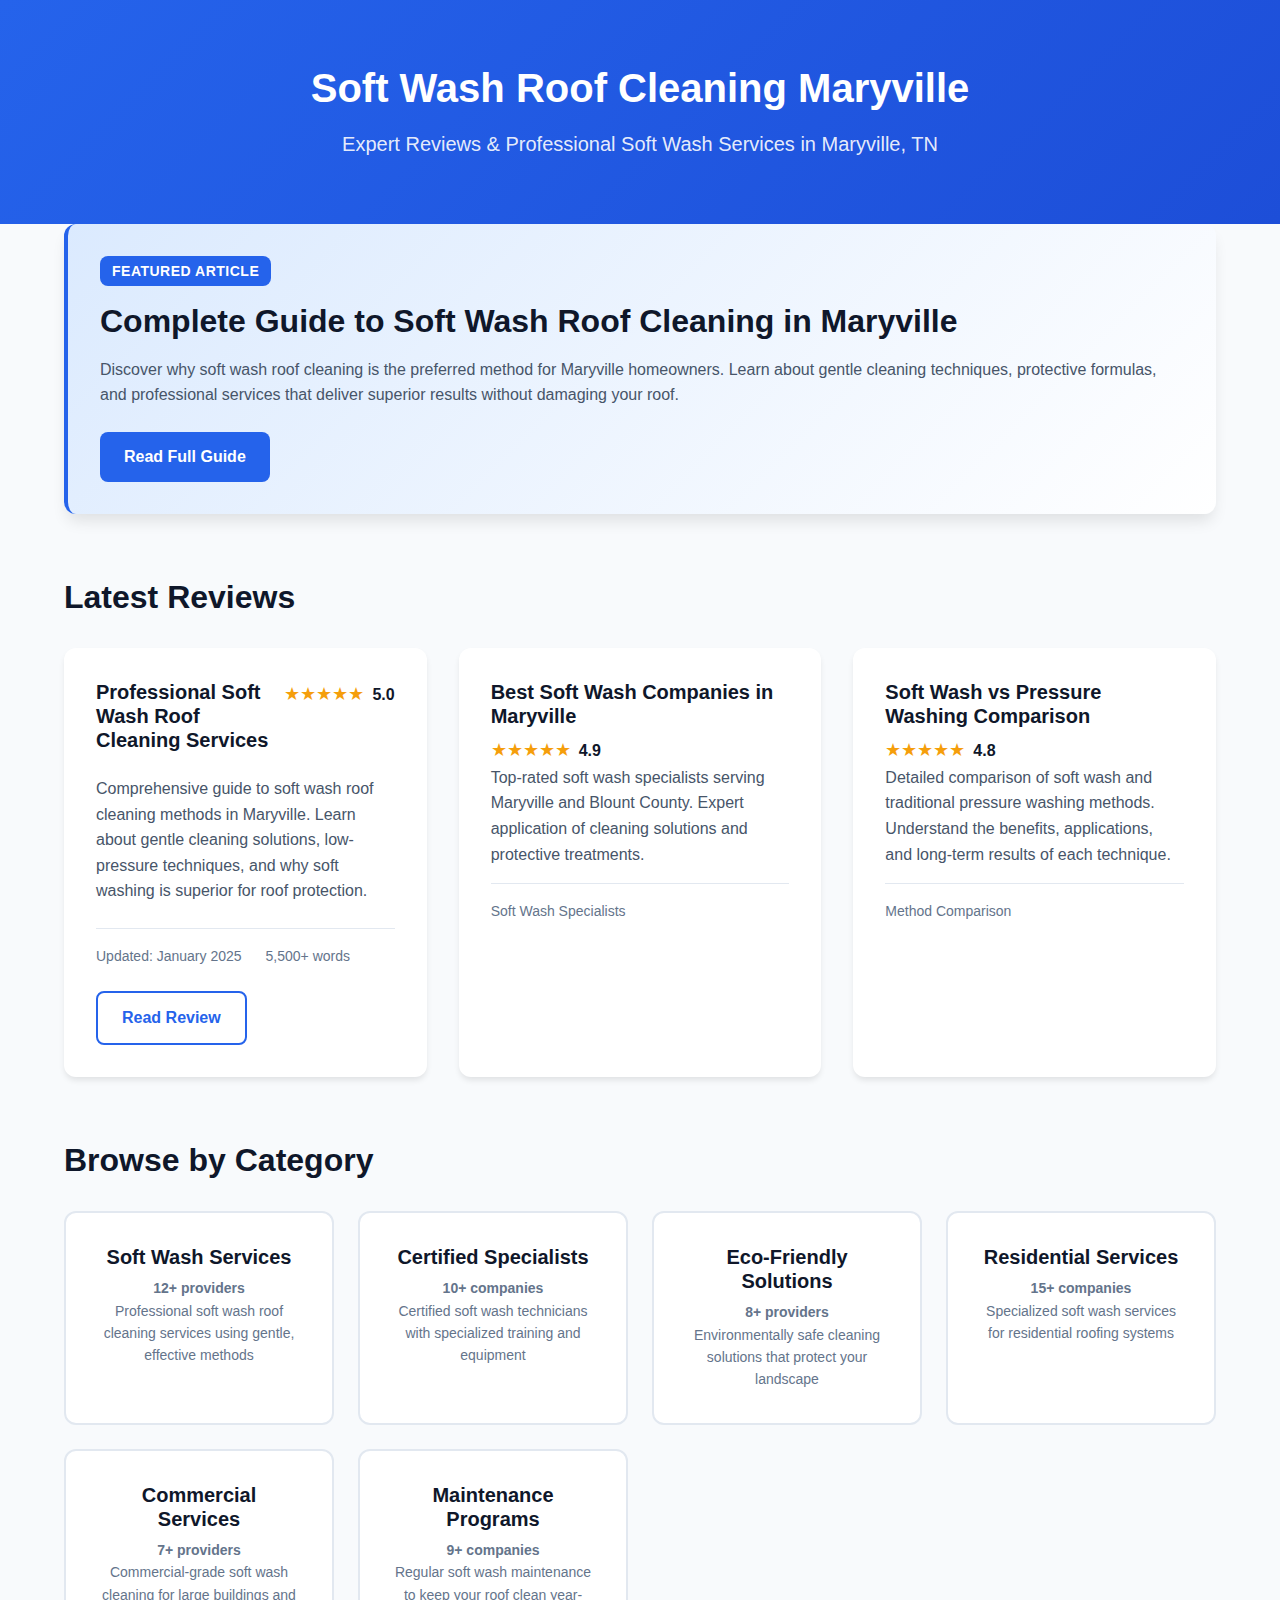
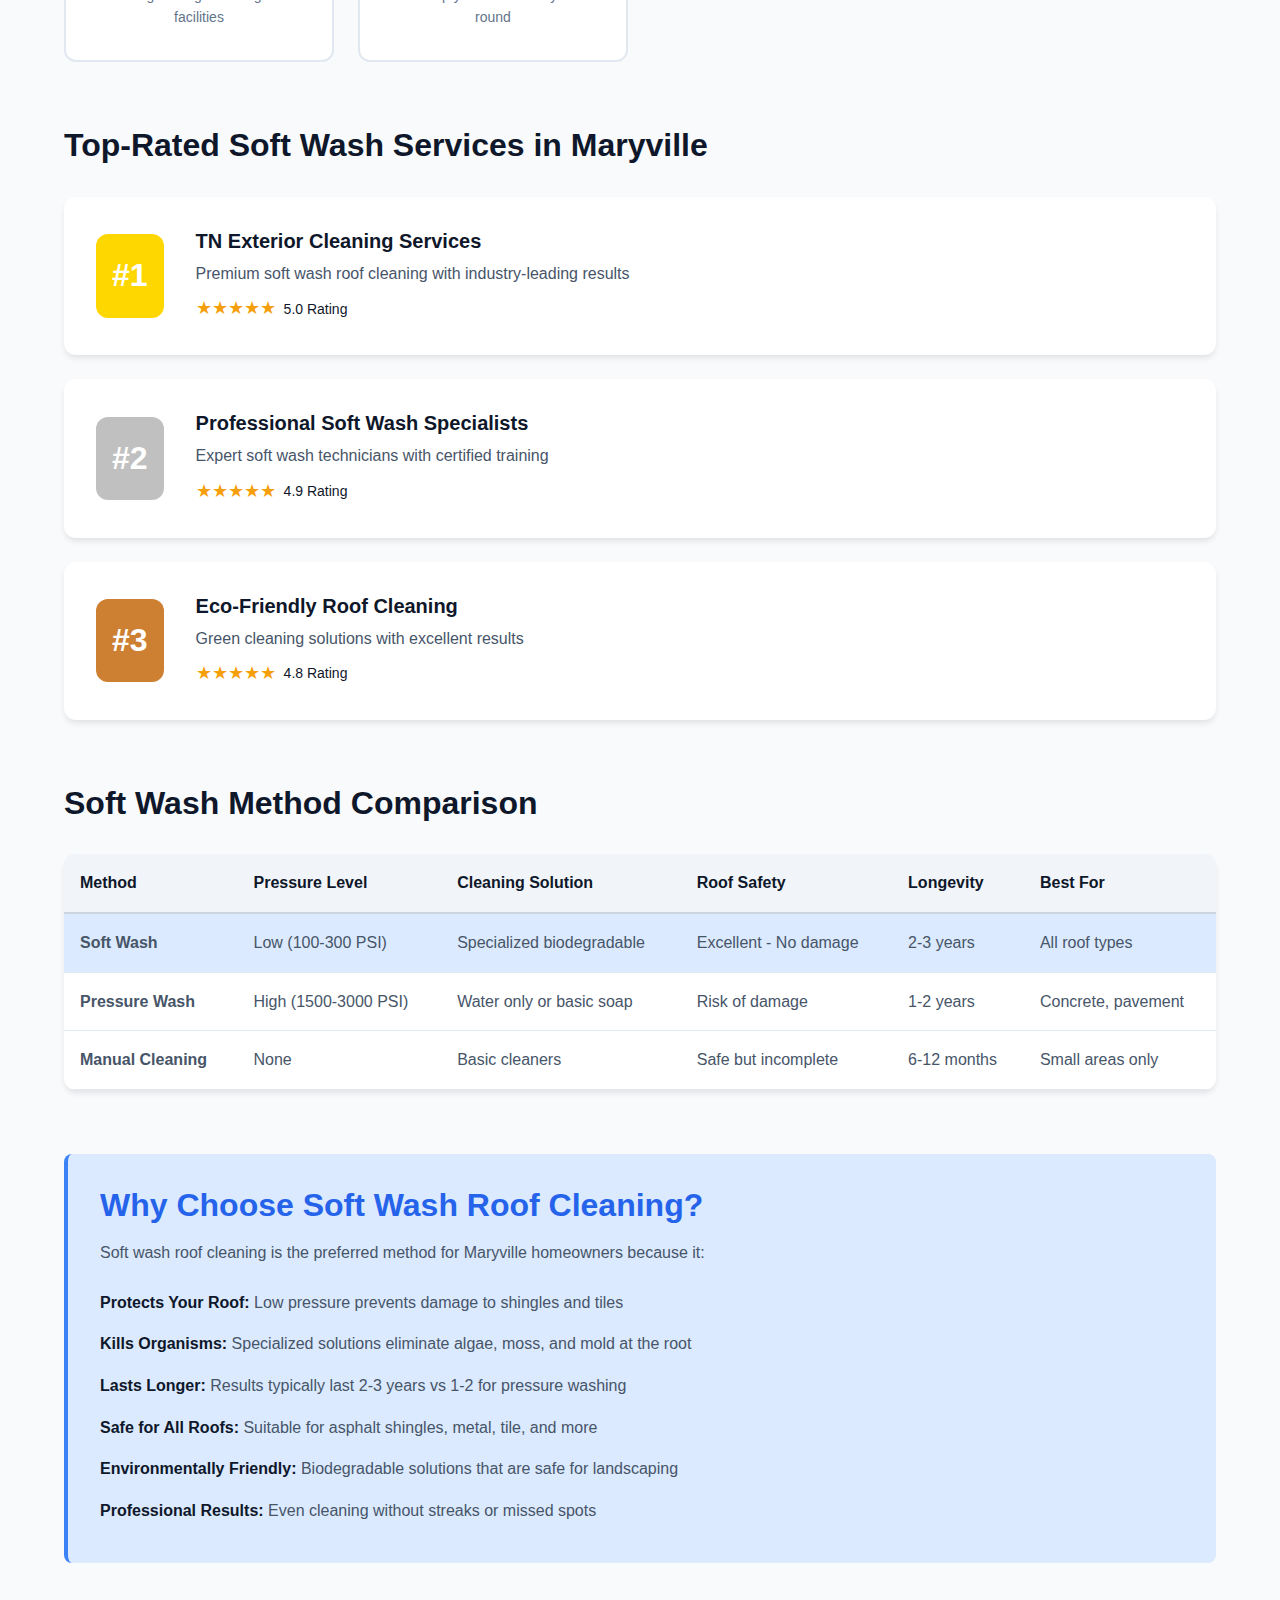
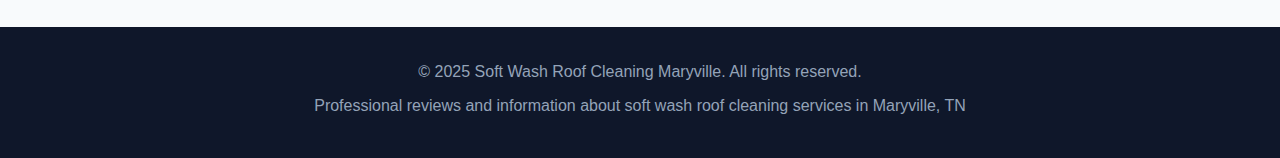
<file: index.html>
<!DOCTYPE html>
<html lang="en">
<head>
    <meta charset="UTF-8">
    <meta name="viewport" content="width=device-width, initial-scale=1.0">
    <title>Soft Wash Roof Cleaning Maryville | TN Exterior Cleaning Services</title>
    <meta name="description" content="Professional soft wash roof cleaning services in Maryville, TN. Gentle, effective cleaning methods that protect your roof while delivering superior results.">
    <link rel="stylesheet" href="styles.css">
</head>
<body>
    <header>
        <div class="container">
            <h1>Soft Wash Roof Cleaning Maryville</h1>
            <p class="tagline">Expert Reviews & Professional Soft Wash Services in Maryville, TN</p>
        </div>
    </header>

    <main class="container">
        <section class="featured-article">
            <div class="badge">Featured Article</div>
            <h2>Complete Guide to Soft Wash Roof Cleaning in Maryville</h2>
            <p>Discover why soft wash roof cleaning is the preferred method for Maryville homeowners. Learn about gentle cleaning techniques, protective formulas, and professional services that deliver superior results without damaging your roof.</p>
            <a href="soft-wash-roof-cleaning-maryville.html" class="btn-primary">Read Full Guide</a>
        </section>

        <section class="reviews">
            <h2>Latest Reviews</h2>
            <div class="review-grid">
                <article class="review-card">
                    <div class="review-header">
                        <h3>Professional Soft Wash Roof Cleaning Services</h3>
                        <div class="rating">
                            <span class="stars">★★★★★</span>
                            <span class="rating-number">5.0</span>
                        </div>
                    </div>
                    <p class="review-excerpt">Comprehensive guide to soft wash roof cleaning methods in Maryville. Learn about gentle cleaning solutions, low-pressure techniques, and why soft washing is superior for roof protection.</p>
                    <div class="review-meta">
                        <span class="date">Updated: January 2025</span>
                        <span class="word-count">5,500+ words</span>
                    </div>
                    <a href="soft-wash-roof-cleaning-maryville.html" class="btn-secondary">Read Review</a>
                </article>

                <article class="review-card">
                    <h3>Best Soft Wash Companies in Maryville</h3>
                    <div class="rating">
                        <span class="stars">★★★★★</span>
                        <span class="rating-number">4.9</span>
                    </div>
                    <p>Top-rated soft wash specialists serving Maryville and Blount County. Expert application of cleaning solutions and protective treatments.</p>
                    <div class="review-meta">
                        <span class="category">Soft Wash Specialists</span>
                    </div>
                </article>

                <article class="review-card">
                    <h3>Soft Wash vs Pressure Washing Comparison</h3>
                    <div class="rating">
                        <span class="stars">★★★★★</span>
                        <span class="rating-number">4.8</span>
                    </div>
                    <p>Detailed comparison of soft wash and traditional pressure washing methods. Understand the benefits, applications, and long-term results of each technique.</p>
                    <div class="review-meta">
                        <span class="category">Method Comparison</span>
                    </div>
                </article>
            </div>
        </section>

        <section class="categories">
            <h2>Browse by Category</h2>
            <div class="category-grid">
                <div class="category-card">
                    <h3>Soft Wash Services</h3>
                    <p class="category-count">12+ providers</p>
                    <p>Professional soft wash roof cleaning services using gentle, effective methods</p>
                </div>
                <div class="category-card">
                    <h3>Certified Specialists</h3>
                    <p class="category-count">10+ companies</p>
                    <p>Certified soft wash technicians with specialized training and equipment</p>
                </div>
                <div class="category-card">
                    <h3>Eco-Friendly Solutions</h3>
                    <p class="category-count">8+ providers</p>
                    <p>Environmentally safe cleaning solutions that protect your landscape</p>
                </div>
                <div class="category-card">
                    <h3>Residential Services</h3>
                    <p class="category-count">15+ companies</p>
                    <p>Specialized soft wash services for residential roofing systems</p>
                </div>
                <div class="category-card">
                    <h3>Commercial Services</h3>
                    <p class="category-count">7+ providers</p>
                    <p>Commercial-grade soft wash cleaning for large buildings and facilities</p>
                </div>
                <div class="category-card">
                    <h3>Maintenance Programs</h3>
                    <p class="category-count">9+ companies</p>
                    <p>Regular soft wash maintenance to keep your roof clean year-round</p>
                </div>
            </div>
        </section>

        <section class="top-rated">
            <h2>Top-Rated Soft Wash Services in Maryville</h2>
            <div class="ranking-list">
                <div class="ranking-item">
                    <span class="rank-badge gold">#1</span>
                    <div class="ranking-info">
                        <h3>TN Exterior Cleaning Services</h3>
                        <p>Premium soft wash roof cleaning with industry-leading results</p>
                        <div class="rating">
                            <span class="stars">★★★★★</span>
                            <span>5.0 Rating</span>
                        </div>
                    </div>
                </div>
                <div class="ranking-item">
                    <span class="rank-badge silver">#2</span>
                    <div class="ranking-info">
                        <h3>Professional Soft Wash Specialists</h3>
                        <p>Expert soft wash technicians with certified training</p>
                        <div class="rating">
                            <span class="stars">★★★★★</span>
                            <span>4.9 Rating</span>
                        </div>
                    </div>
                </div>
                <div class="ranking-item">
                    <span class="rank-badge bronze">#3</span>
                    <div class="ranking-info">
                        <h3>Eco-Friendly Roof Cleaning</h3>
                        <p>Green cleaning solutions with excellent results</p>
                        <div class="rating">
                            <span class="stars">★★★★★</span>
                            <span>4.8 Rating</span>
                        </div>
                    </div>
                </div>
            </div>
        </section>

        <section class="comparison">
            <h2>Soft Wash Method Comparison</h2>
            <div class="table-responsive">
                <table class="comparison-table">
                    <thead>
                        <tr>
                            <th>Method</th>
                            <th>Pressure Level</th>
                            <th>Cleaning Solution</th>
                            <th>Roof Safety</th>
                            <th>Longevity</th>
                            <th>Best For</th>
                        </tr>
                    </thead>
                    <tbody>
                        <tr>
                            <td><strong>Soft Wash</strong></td>
                            <td>Low (100-300 PSI)</td>
                            <td>Specialized biodegradable</td>
                            <td>Excellent - No damage</td>
                            <td>2-3 years</td>
                            <td>All roof types</td>
                        </tr>
                        <tr>
                            <td><strong>Pressure Wash</strong></td>
                            <td>High (1500-3000 PSI)</td>
                            <td>Water only or basic soap</td>
                            <td>Risk of damage</td>
                            <td>1-2 years</td>
                            <td>Concrete, pavement</td>
                        </tr>
                        <tr>
                            <td><strong>Manual Cleaning</strong></td>
                            <td>None</td>
                            <td>Basic cleaners</td>
                            <td>Safe but incomplete</td>
                            <td>6-12 months</td>
                            <td>Small areas only</td>
                        </tr>
                    </tbody>
                </table>
            </div>
        </section>

        <section class="info-box">
            <h2>Why Choose Soft Wash Roof Cleaning?</h2>
            <p>Soft wash roof cleaning is the preferred method for Maryville homeowners because it:</p>
            <ul>
                <li><strong>Protects Your Roof:</strong> Low pressure prevents damage to shingles and tiles</li>
                <li><strong>Kills Organisms:</strong> Specialized solutions eliminate algae, moss, and mold at the root</li>
                <li><strong>Lasts Longer:</strong> Results typically last 2-3 years vs 1-2 for pressure washing</li>
                <li><strong>Safe for All Roofs:</strong> Suitable for asphalt shingles, metal, tile, and more</li>
                <li><strong>Environmentally Friendly:</strong> Biodegradable solutions that are safe for landscaping</li>
                <li><strong>Professional Results:</strong> Even cleaning without streaks or missed spots</li>
            </ul>
        </section>
    </main>

    <footer>
        <div class="container">
            <p>&copy; 2025 Soft Wash Roof Cleaning Maryville. All rights reserved.</p>
            <p>Professional reviews and information about soft wash roof cleaning services in Maryville, TN</p>
        </div>
    </footer>
</body>
</html>
</file>
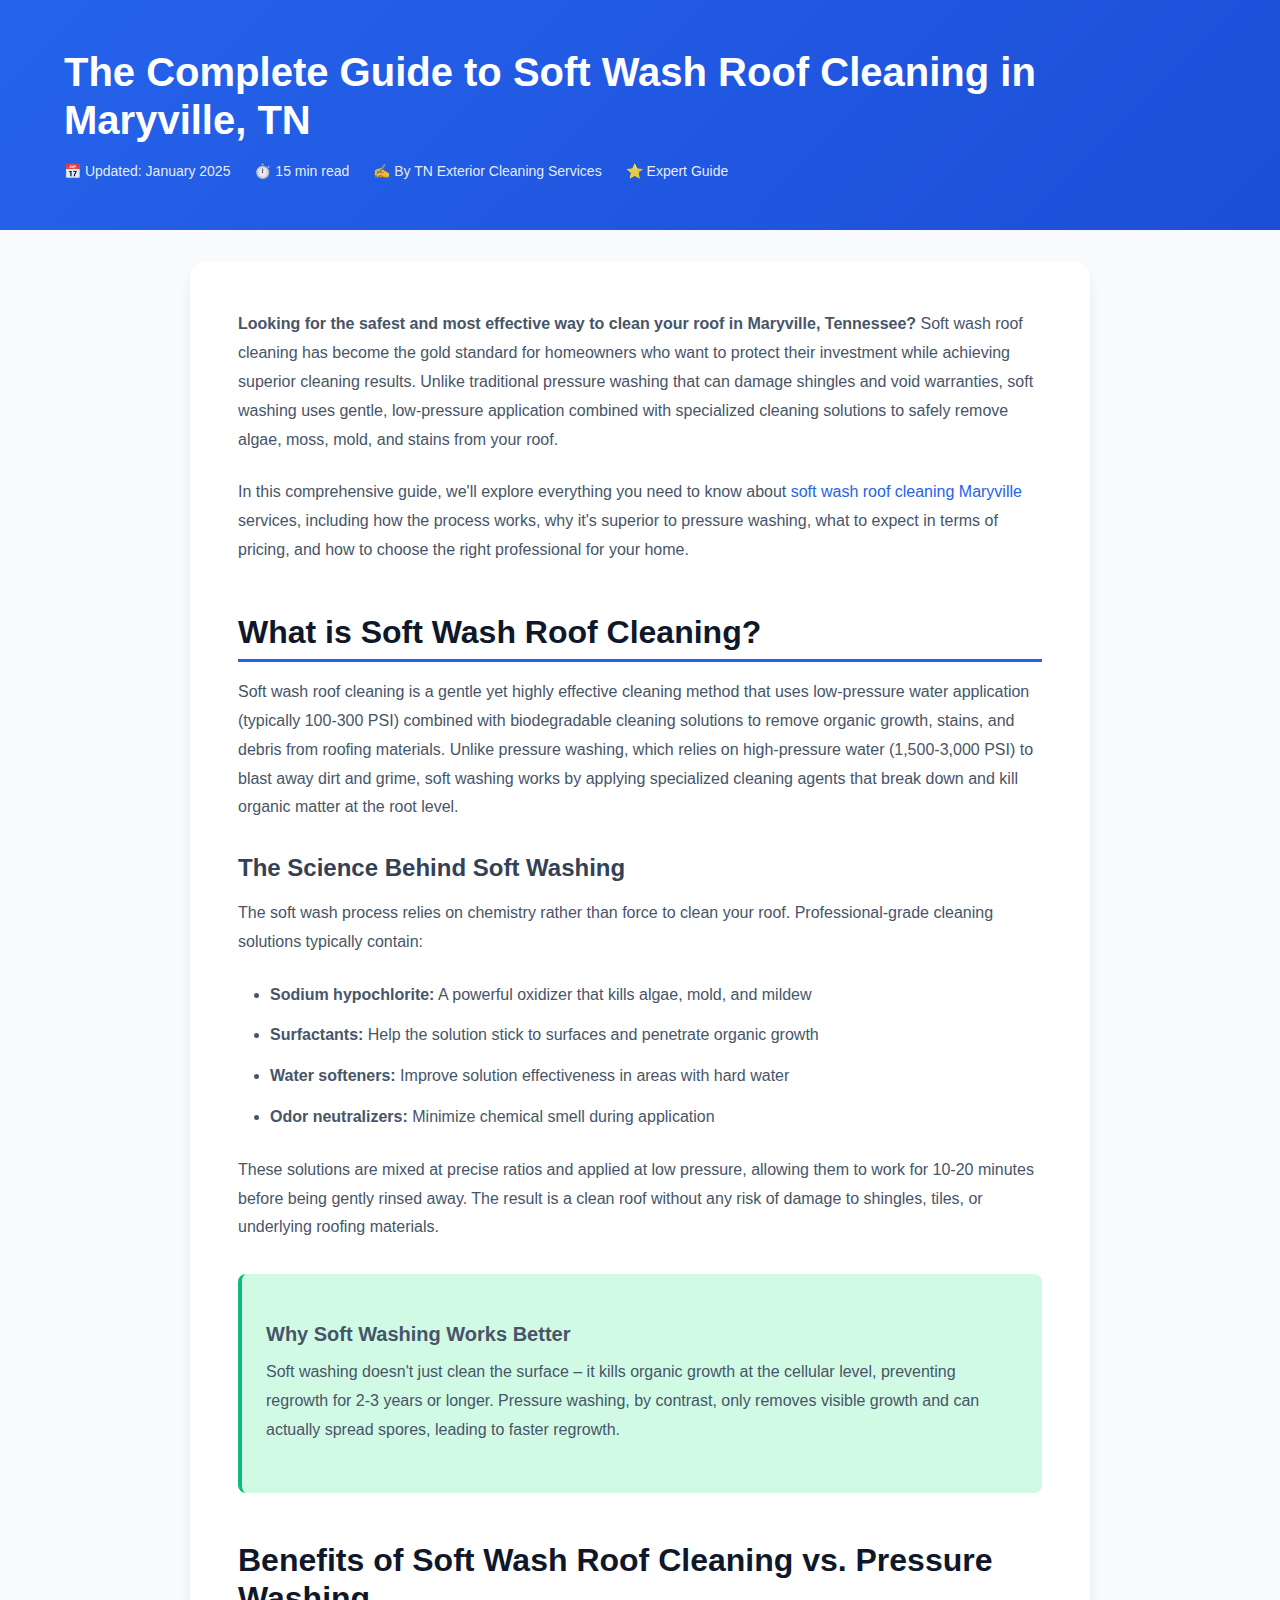
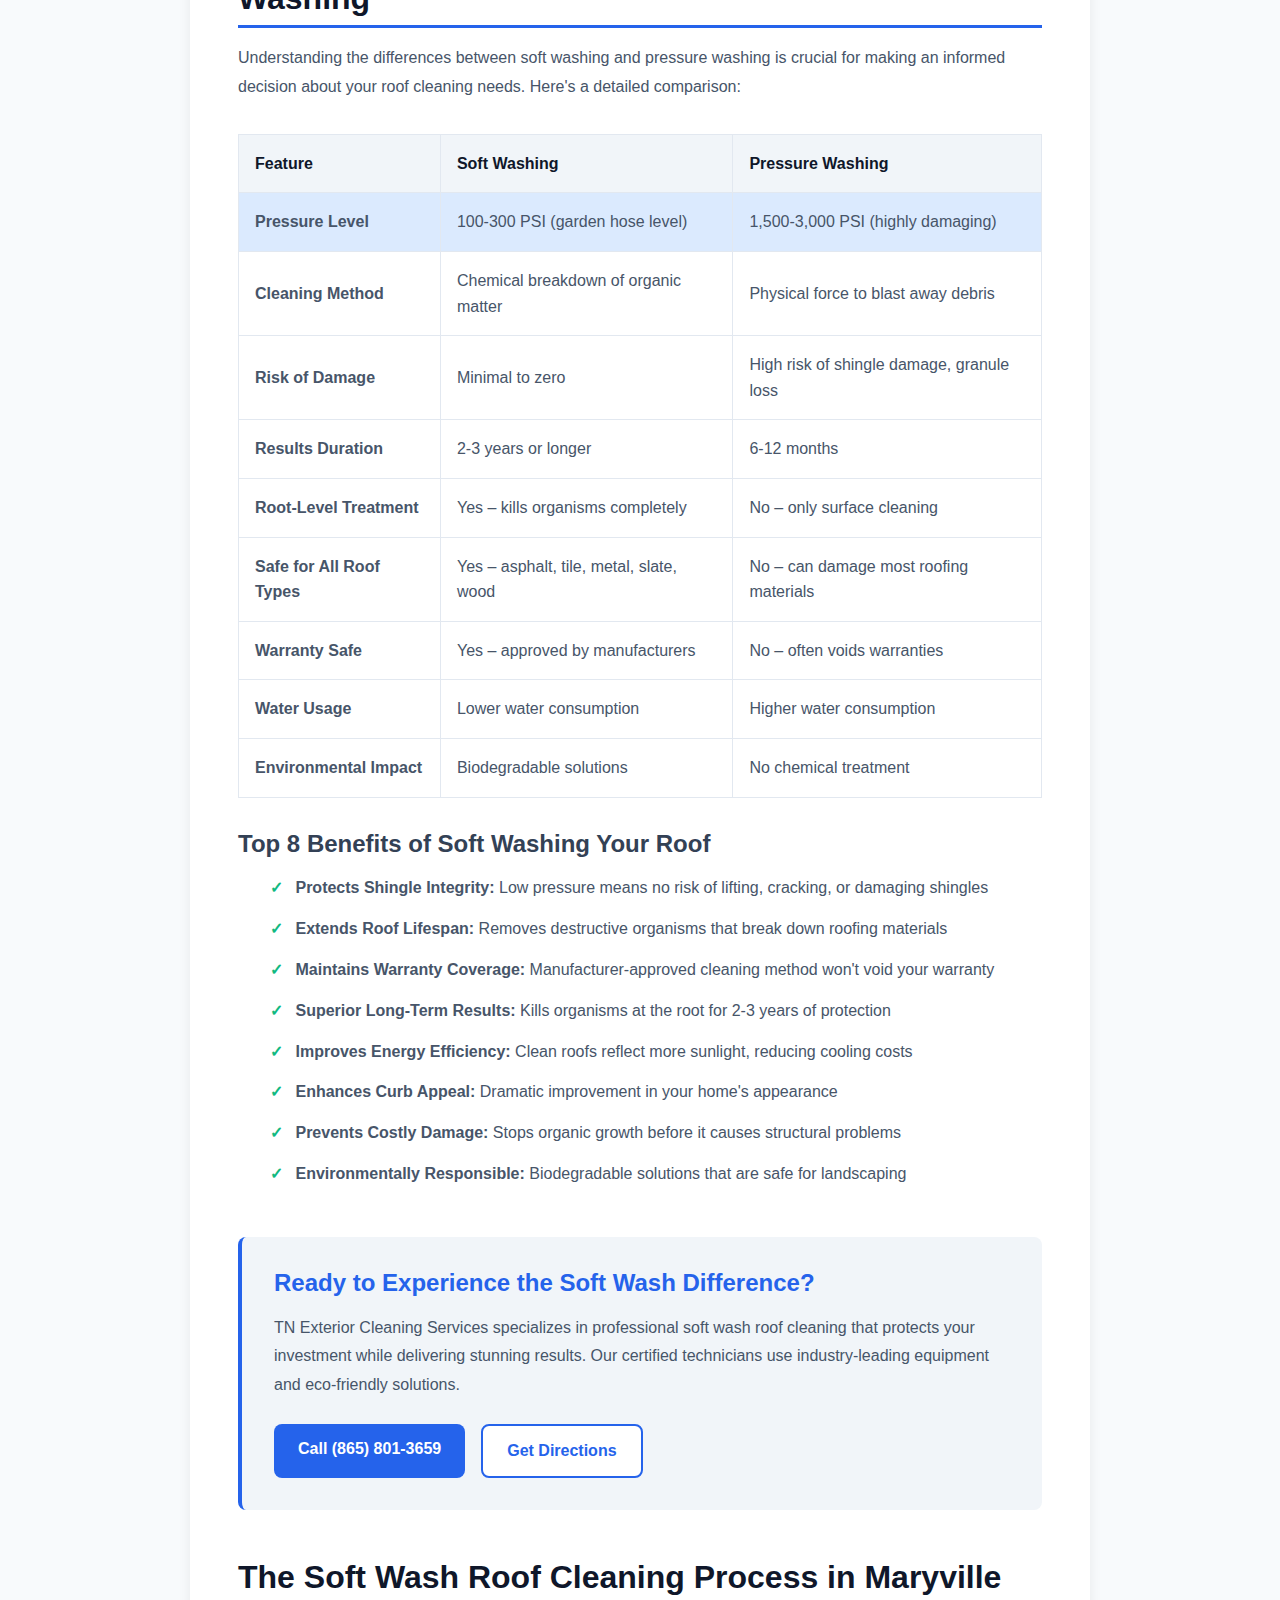
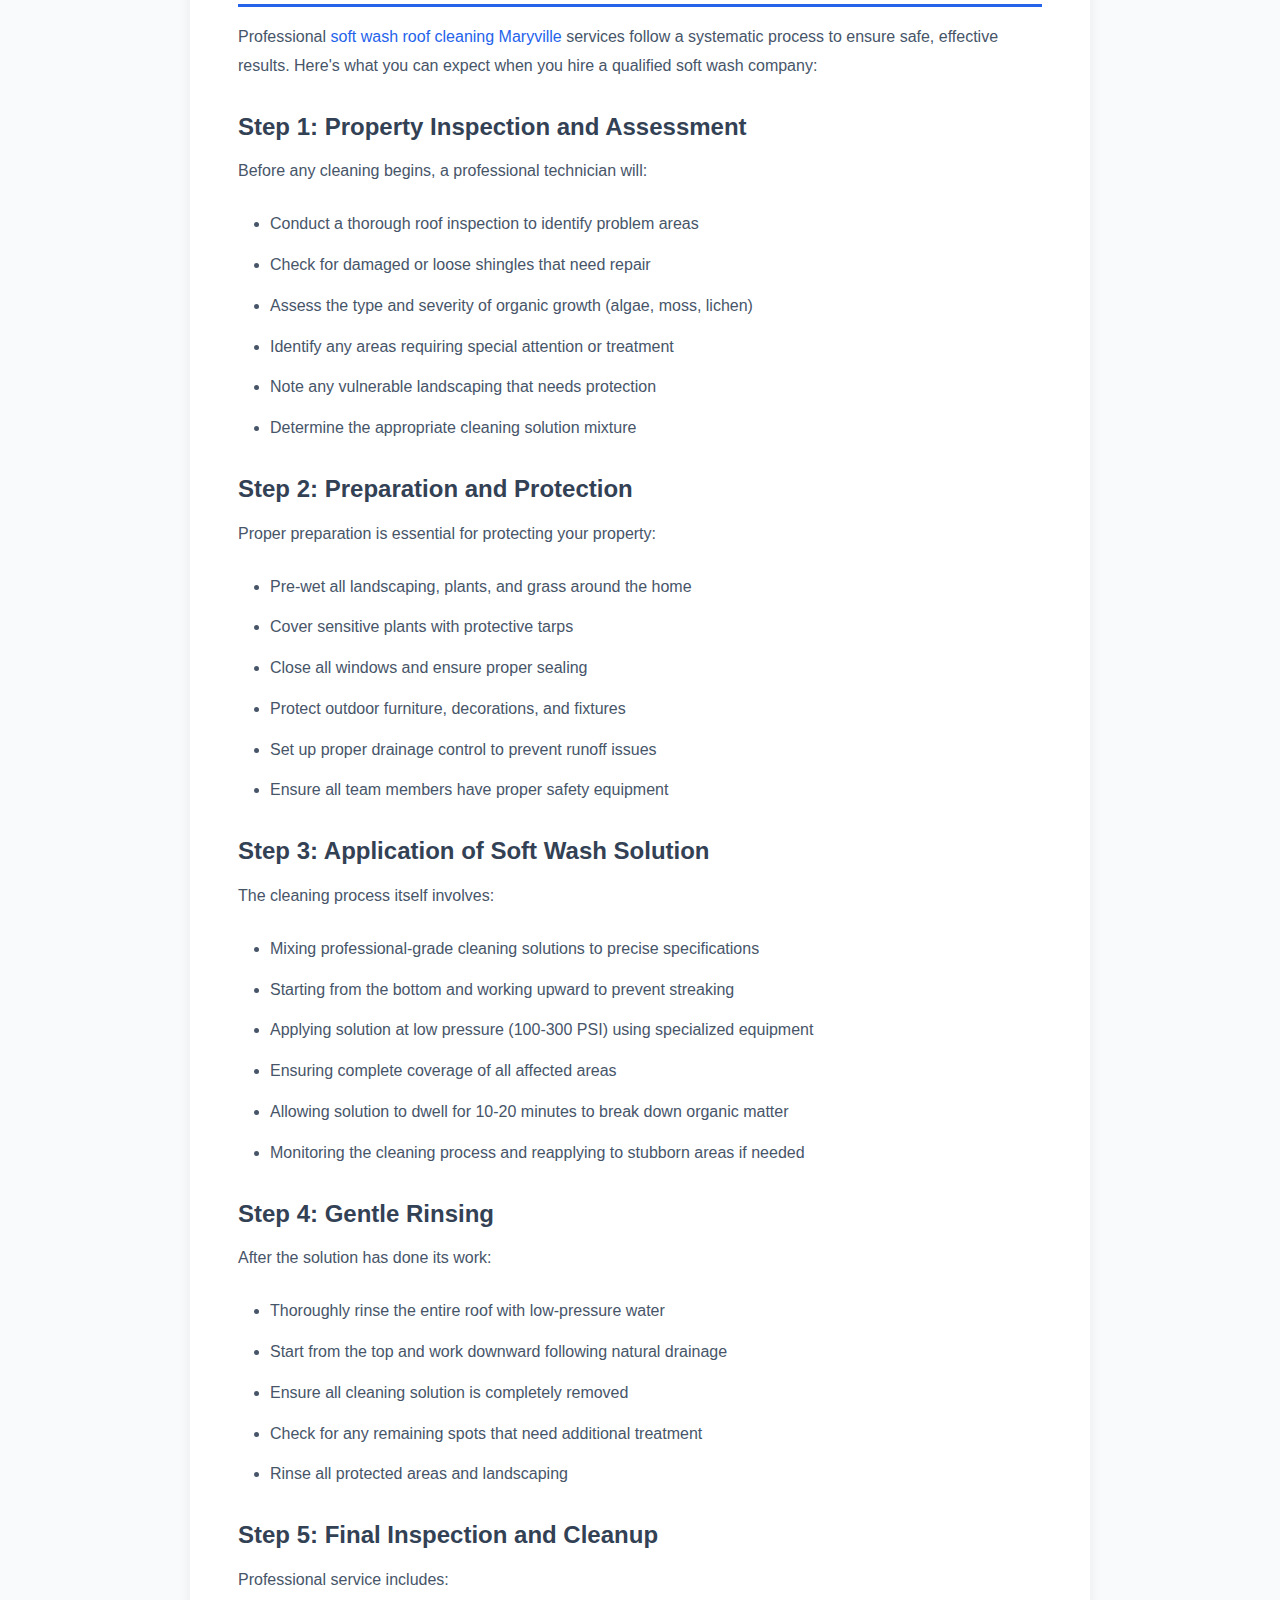
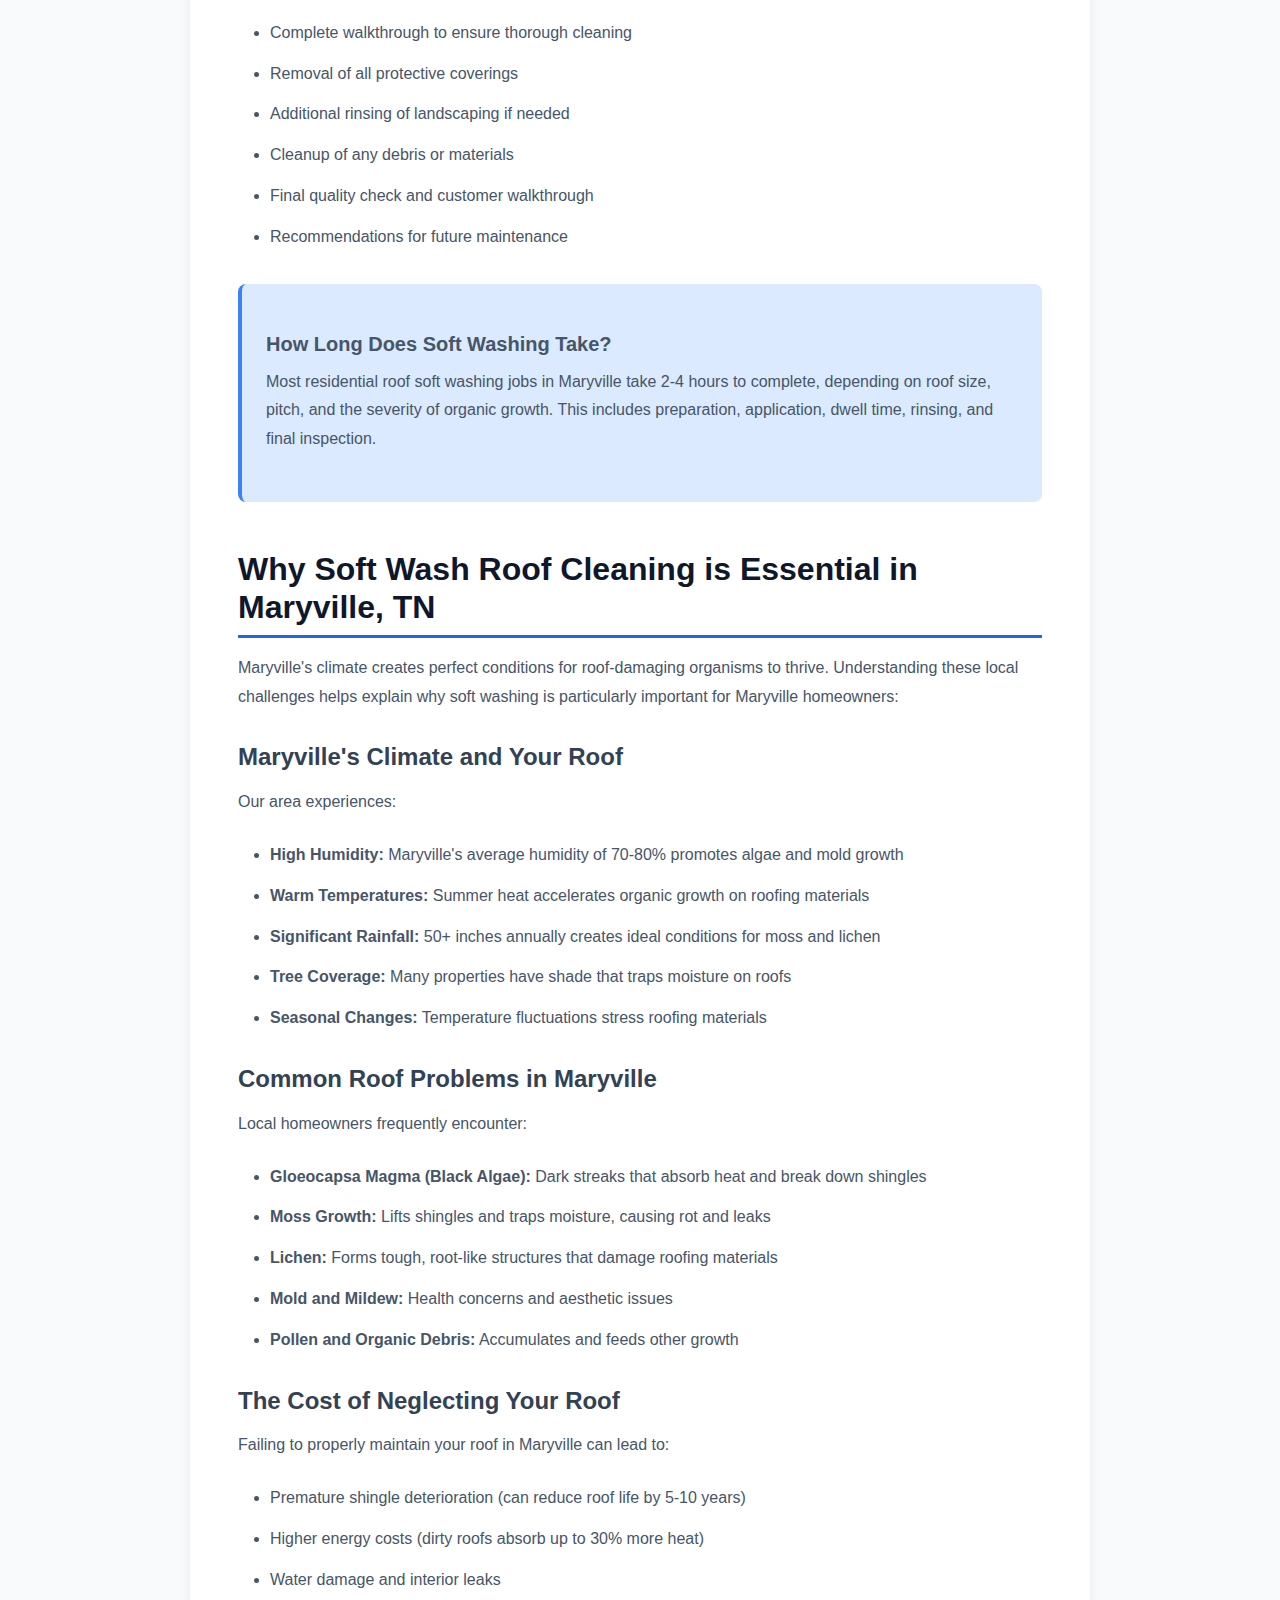
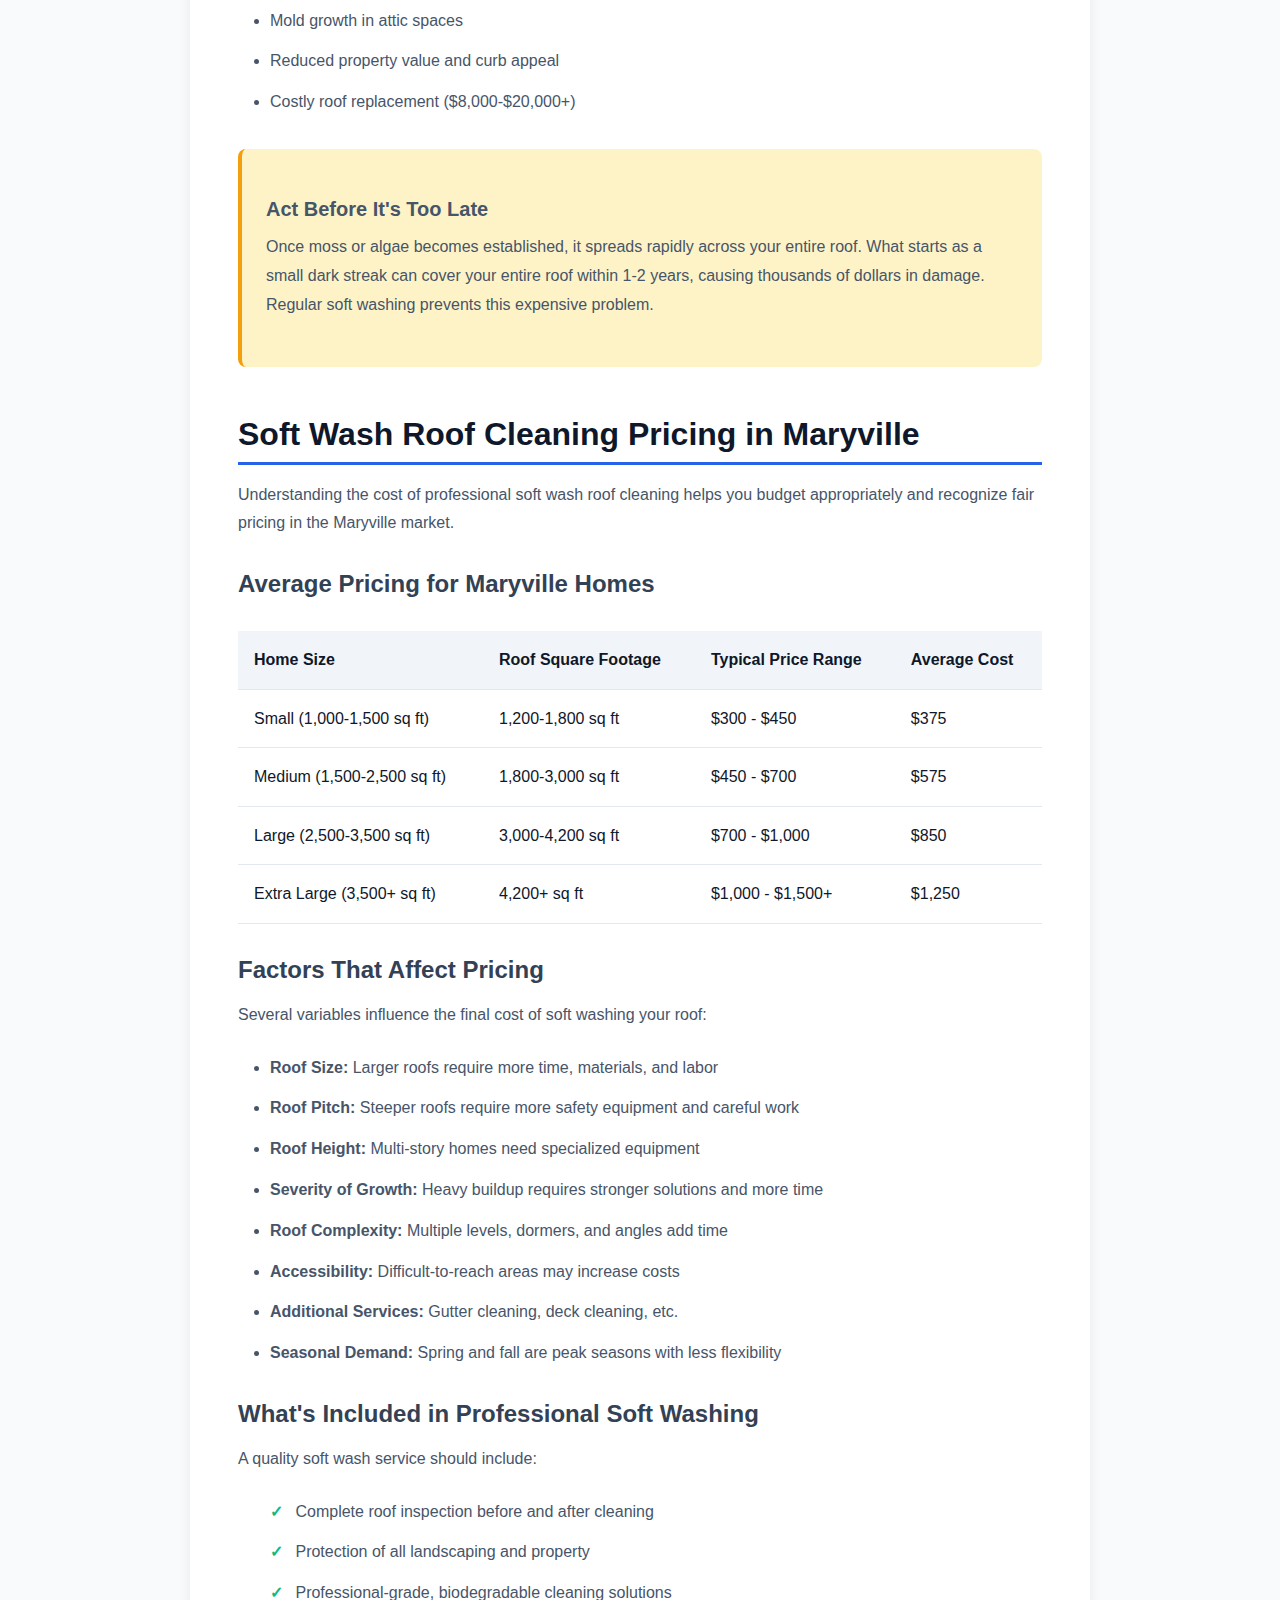
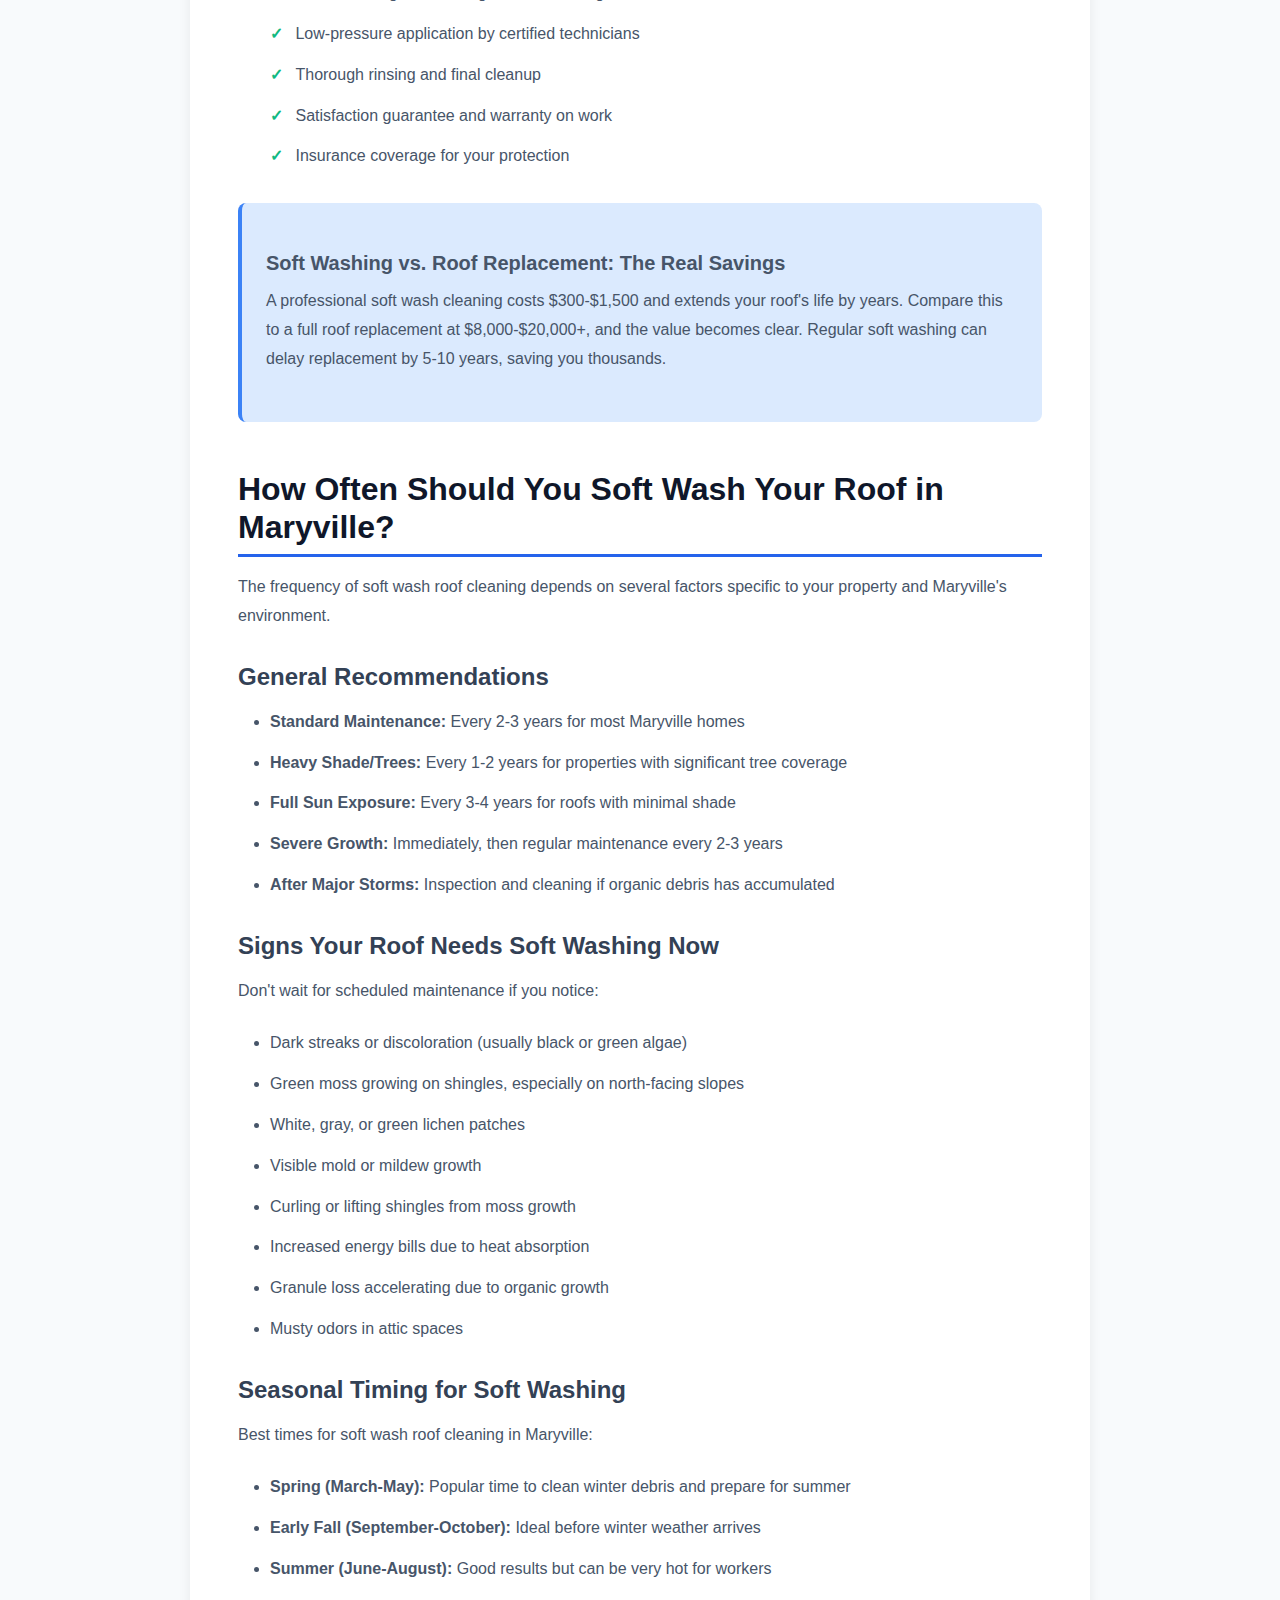
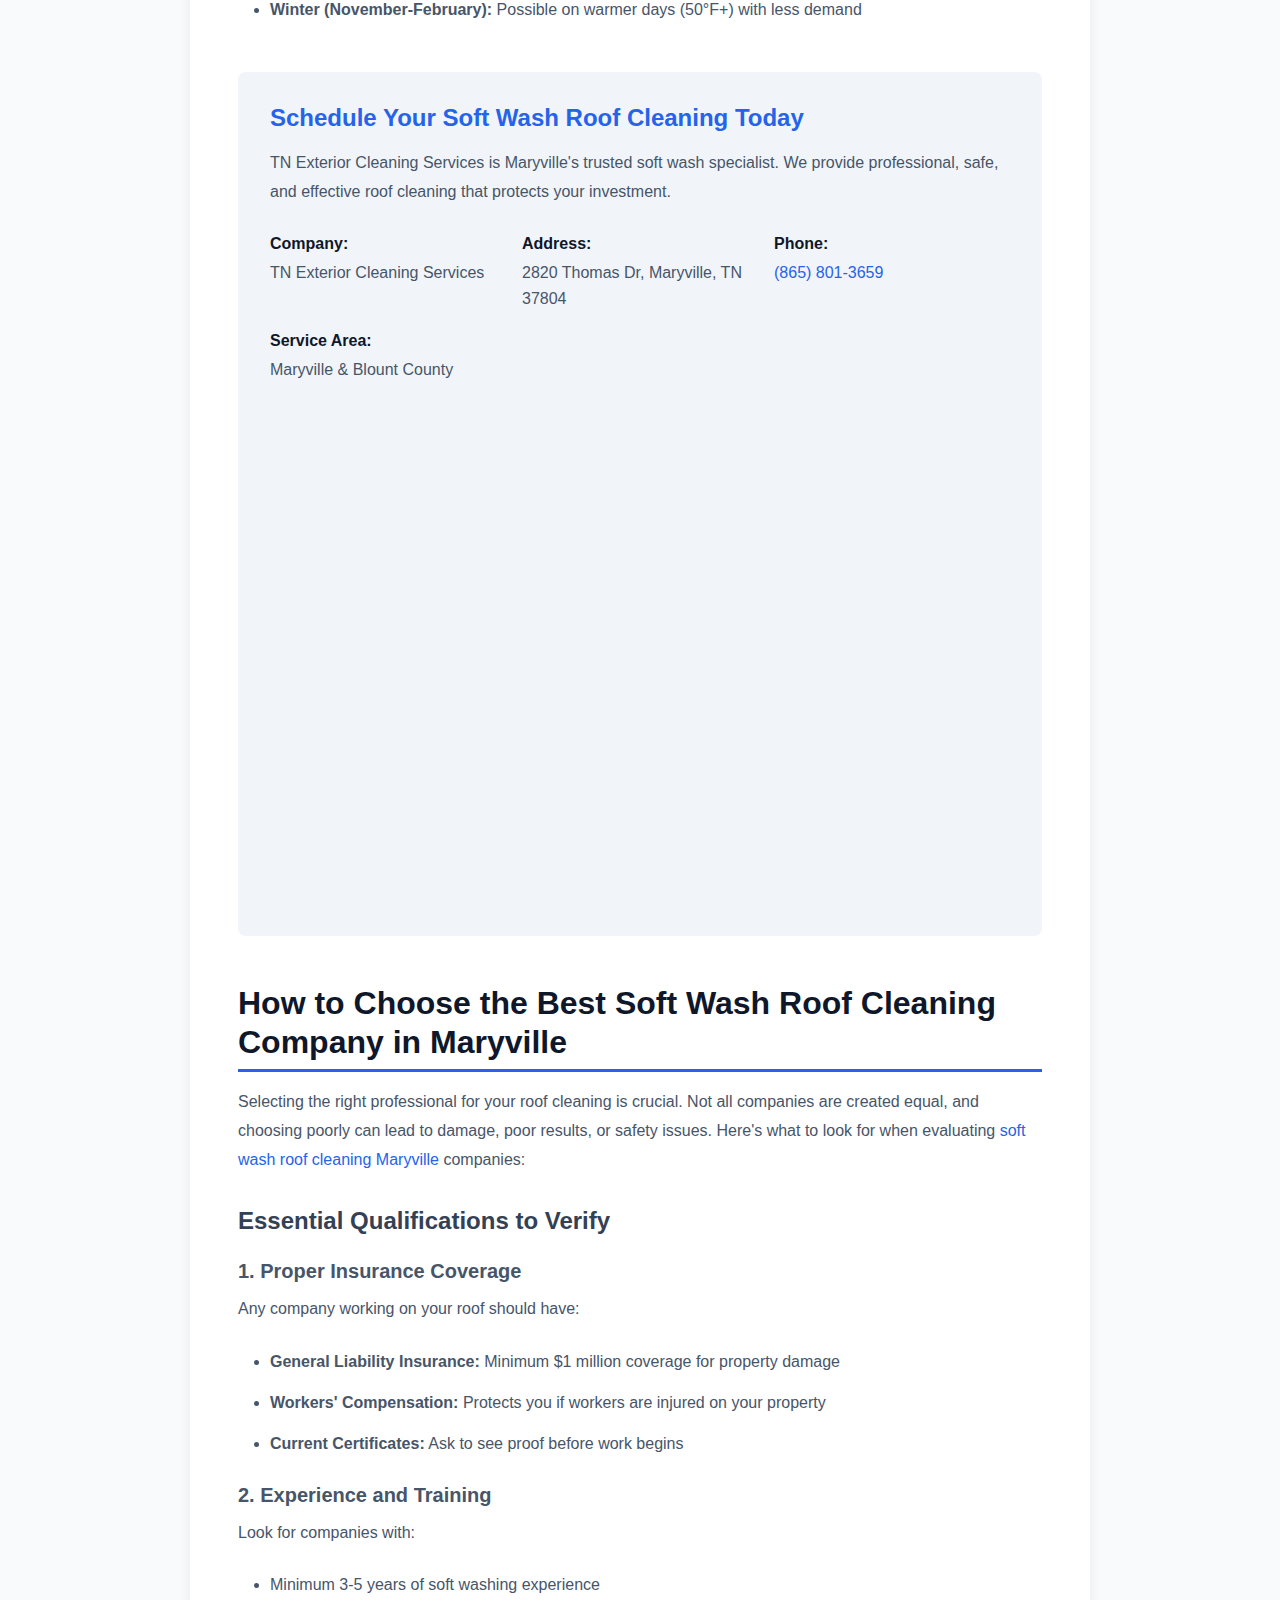
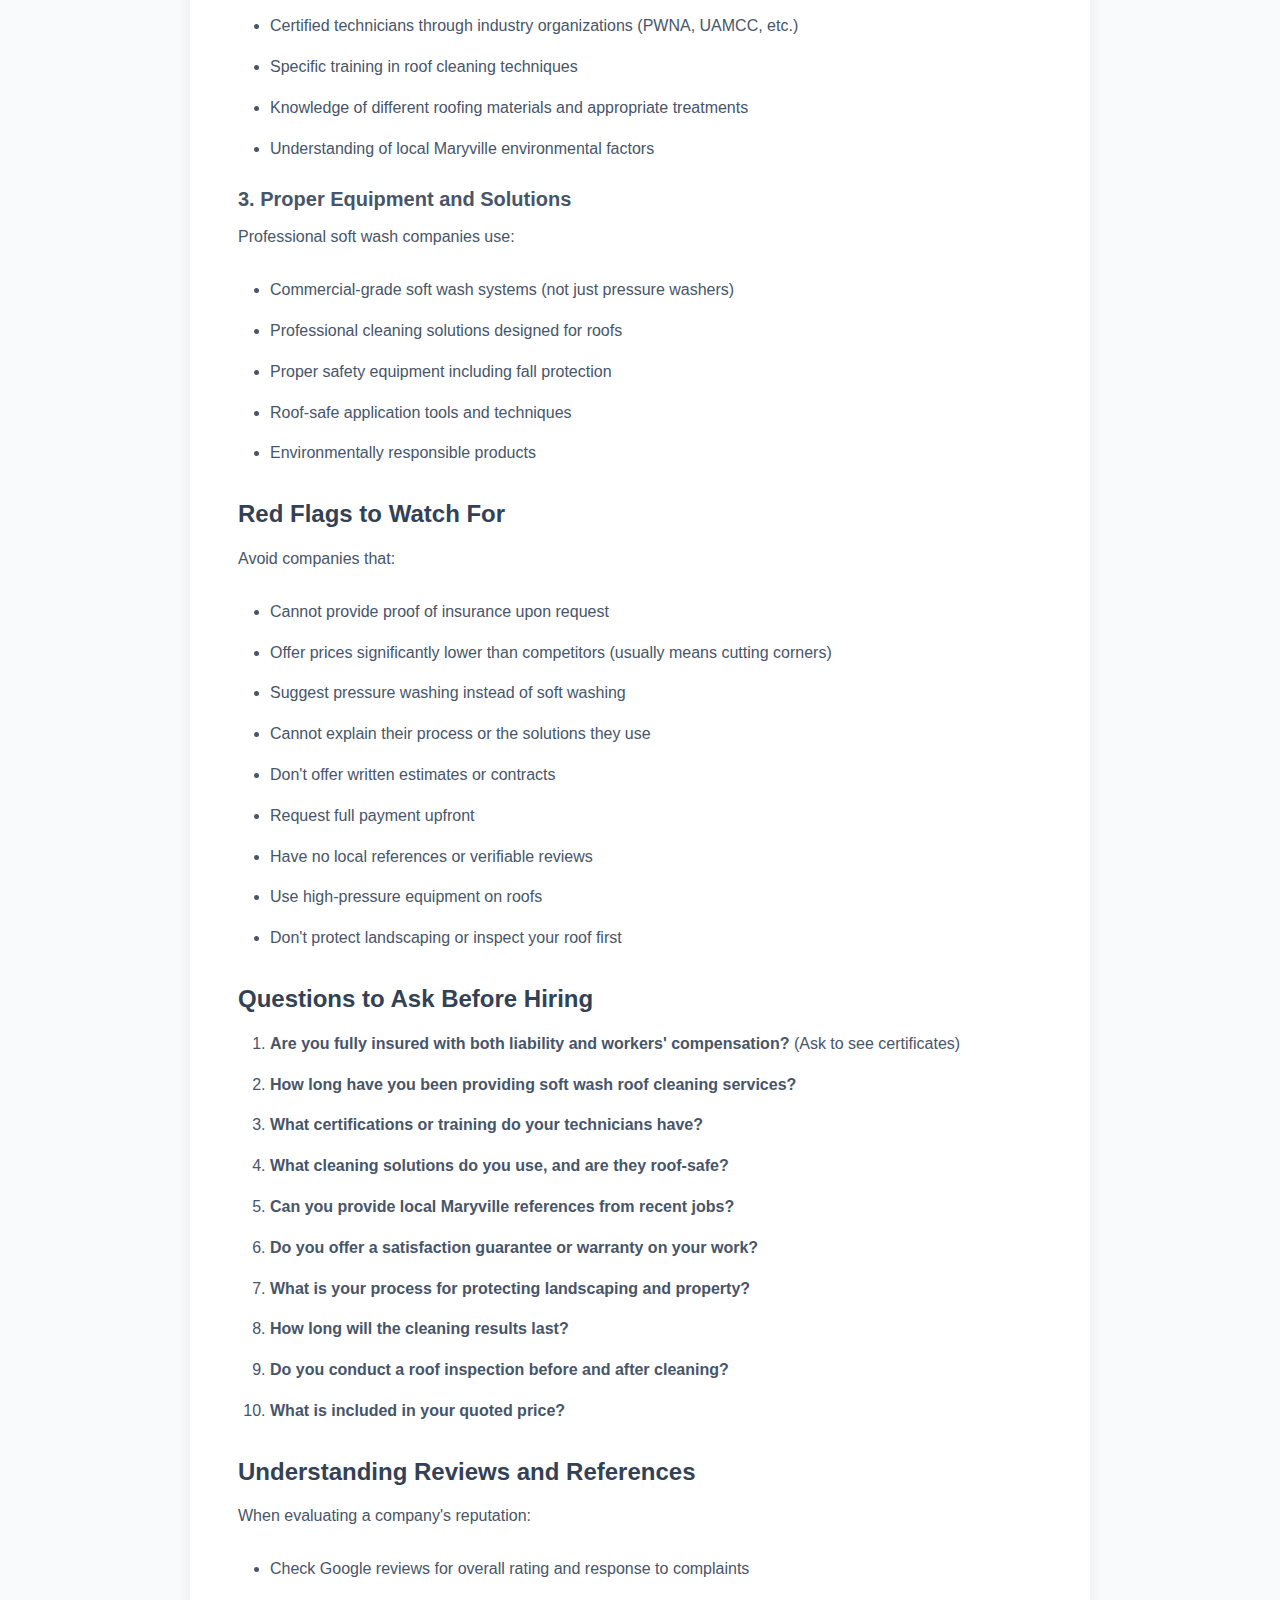
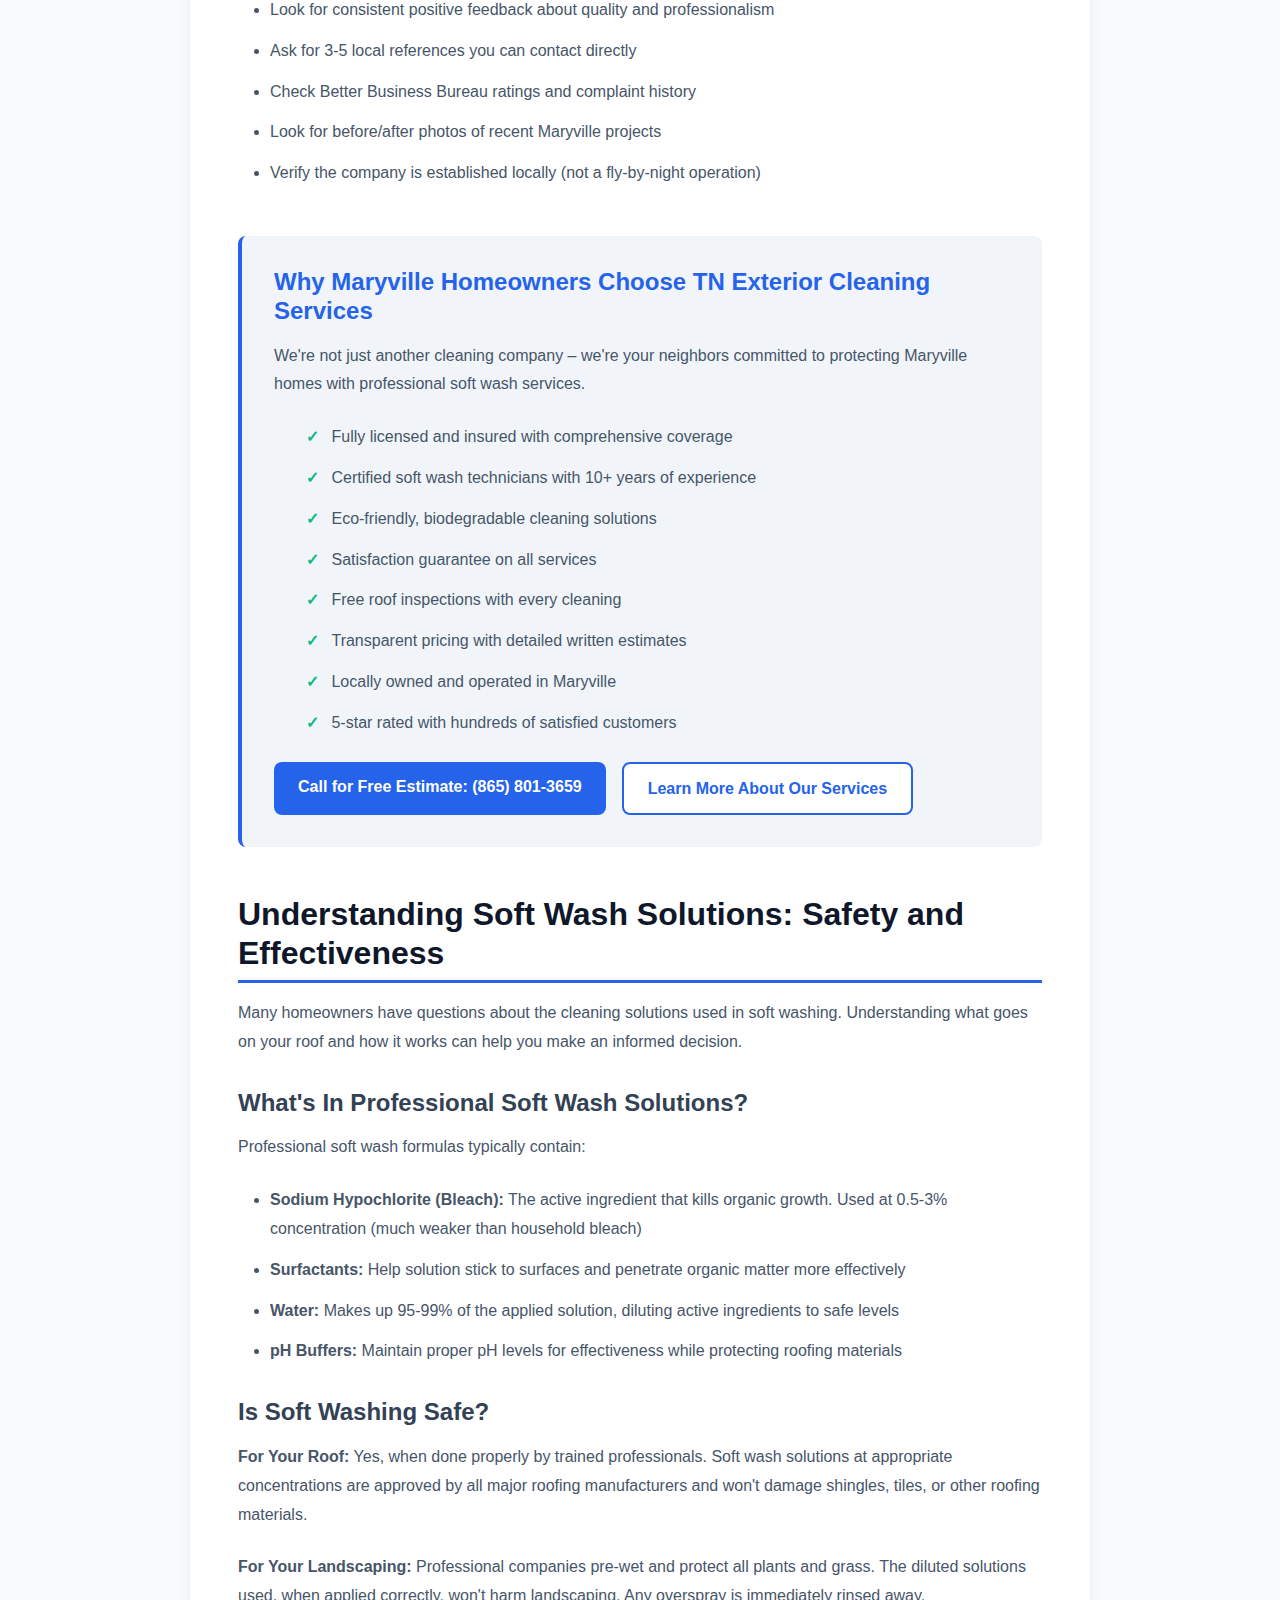
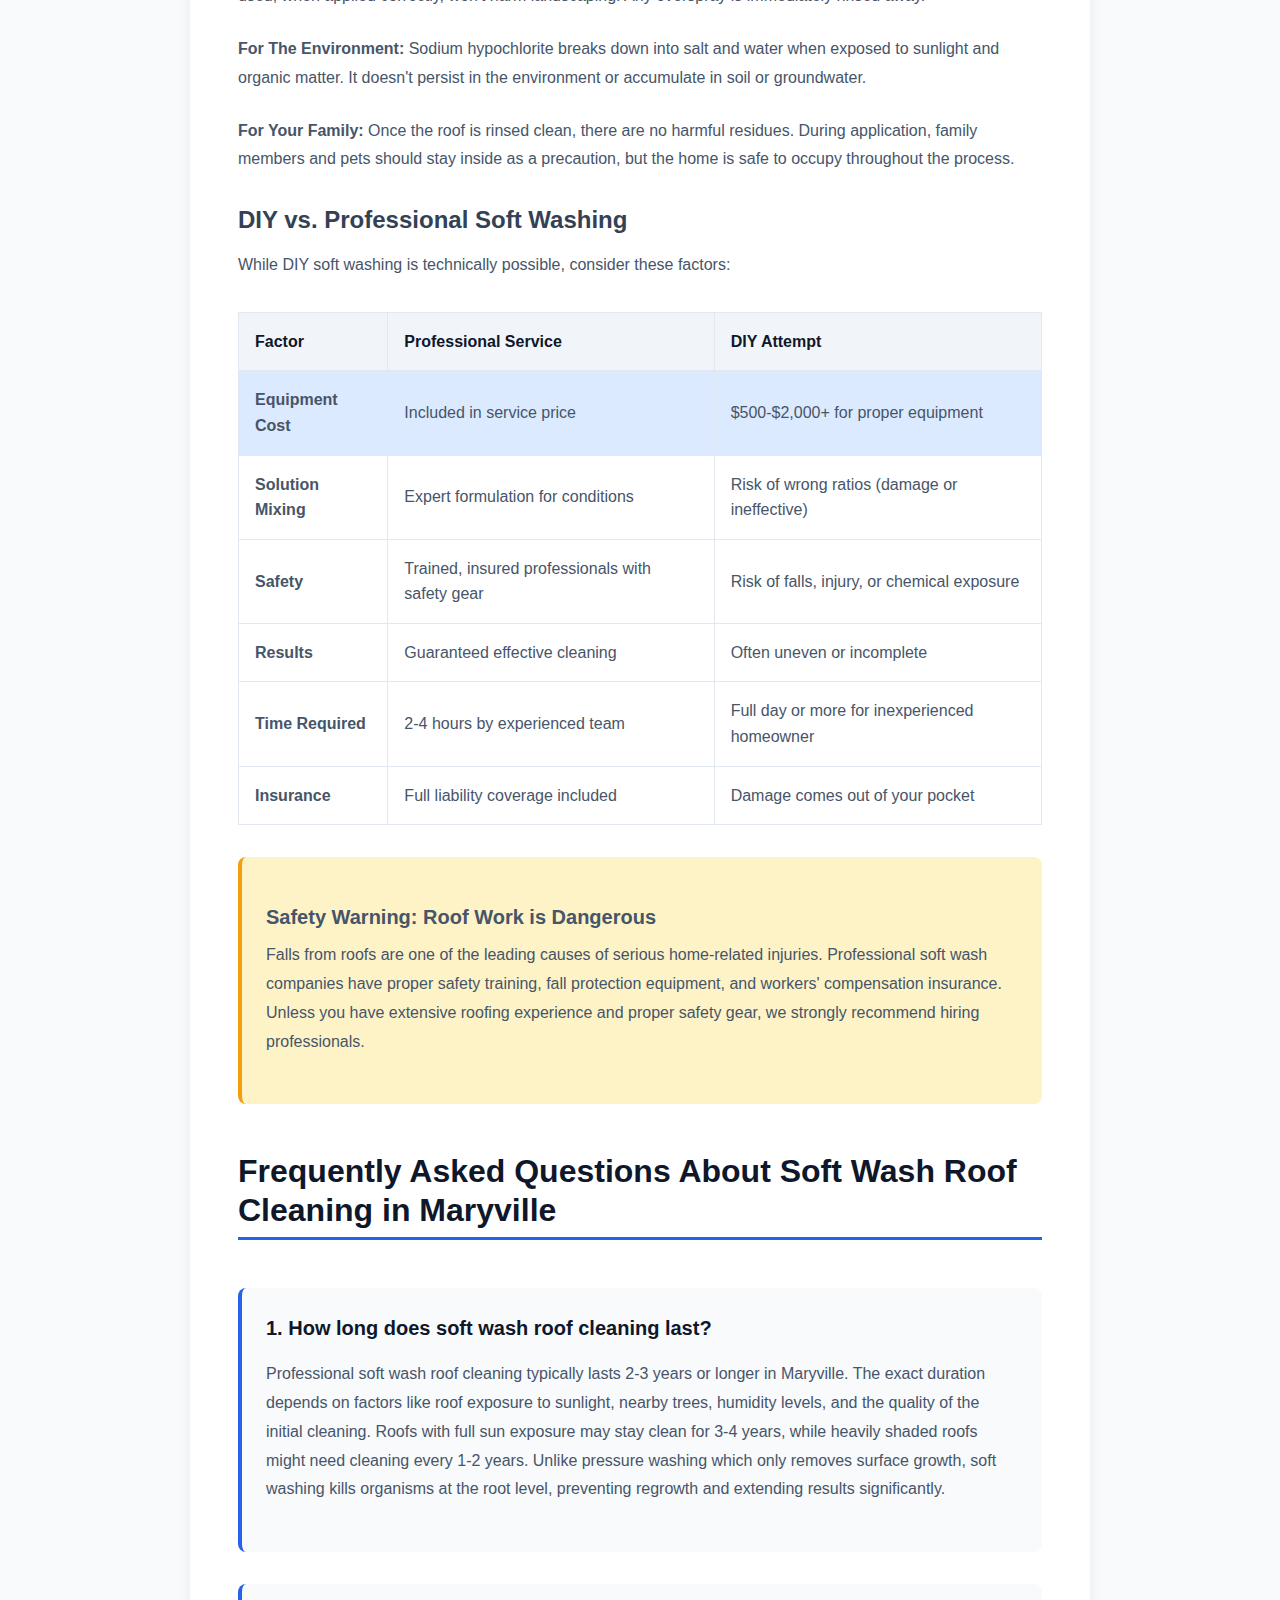
<file: soft-wash-roof-cleaning-maryville.html>
<!DOCTYPE html>
<html lang="en">
<head>
    <meta charset="UTF-8">
    <meta name="viewport" content="width=device-width, initial-scale=1.0">
    <title>Soft Wash Roof Cleaning Maryville | Complete Guide 2025</title>
    <meta name="description" content="Expert guide to soft wash roof cleaning in Maryville, TN. Learn about gentle cleaning methods, benefits, costs, and why soft washing is superior for your roof.">
    <link rel="stylesheet" href="styles.css">
    <style>
        .article-hero {
            background: linear-gradient(135deg, #2563eb 0%, #1d4ed8 100%);
            color: white;
            padding: 3rem 0;
            margin-bottom: 2rem;
        }
        .article-hero h1 {
            color: white;
            font-size: 2.5rem;
            margin-bottom: 1rem;
        }
        .article-meta {
            color: rgba(255, 255, 255, 0.9);
            font-size: 0.875rem;
            display: flex;
            gap: 1.5rem;
            flex-wrap: wrap;
        }
        .article-content {
            max-width: 900px;
            margin: 0 auto;
            background-color: white;
            padding: 3rem;
            border-radius: 1rem;
            box-shadow: 0 10px 15px -3px rgba(0, 0, 0, 0.1);
        }
        .article-content h2 {
            color: #0f172a;
            font-size: 2rem;
            margin-top: 3rem;
            margin-bottom: 1rem;
            padding-bottom: 0.5rem;
            border-bottom: 3px solid #2563eb;
        }
        .article-content h3 {
            color: #334155;
            font-size: 1.5rem;
            margin-top: 2rem;
            margin-bottom: 1rem;
        }
        .article-content h4 {
            color: #475569;
            font-size: 1.25rem;
            margin-top: 1.5rem;
            margin-bottom: 0.75rem;
        }
        .article-content p {
            line-height: 1.8;
            margin-bottom: 1.5rem;
            color: #475569;
        }
        .article-content ul, .article-content ol {
            margin-bottom: 1.5rem;
            padding-left: 2rem;
        }
        .article-content li {
            margin-bottom: 0.75rem;
            line-height: 1.8;
            color: #475569;
        }
        .cta-box {
            background-color: #f1f5f9;
            border-left: 4px solid #2563eb;
            padding: 2rem;
            margin: 3rem 0;
            border-radius: 0.5rem;
        }
        .cta-box h3 {
            color: #2563eb;
            margin-top: 0;
        }
        .cta-buttons {
            display: flex;
            gap: 1rem;
            margin-top: 1.5rem;
            flex-wrap: wrap;
        }
        .info-box {
            background-color: #dbeafe;
            border-left: 4px solid #3b82f6;
            padding: 1.5rem;
            margin: 2rem 0;
            border-radius: 0.5rem;
        }
        .success-box {
            background-color: #d1fae5;
            border-left: 4px solid #10b981;
            padding: 1.5rem;
            margin: 2rem 0;
            border-radius: 0.5rem;
        }
        .warning-box {
            background-color: #fef3c7;
            border-left: 4px solid #f59e0b;
            padding: 1.5rem;
            margin: 2rem 0;
            border-radius: 0.5rem;
        }
        .feature-list {
            list-style: none;
            padding-left: 0;
        }
        .feature-list li:before {
            content: "✓ ";
            color: #10b981;
            font-weight: bold;
            margin-right: 0.5rem;
        }
        .pricing-table {
            width: 100%;
            margin: 2rem 0;
            border-collapse: collapse;
            background-color: white;
        }
        .pricing-table th, .pricing-table td {
            padding: 1rem;
            text-align: left;
            border-bottom: 1px solid #e2e8f0;
        }
        .pricing-table th {
            background-color: #f1f5f9;
            font-weight: 700;
            color: #0f172a;
        }
        .comparison-table {
            width: 100%;
            margin: 2rem 0;
            border-collapse: collapse;
        }
        .comparison-table th, .comparison-table td {
            padding: 1rem;
            text-align: left;
            border: 1px solid #e2e8f0;
        }
        .comparison-table th {
            background-color: #f1f5f9;
            font-weight: 700;
        }
        .comparison-table tr:first-child {
            background-color: #dbeafe;
        }
        .faq-section {
            margin-top: 3rem;
        }
        .faq-item {
            margin-bottom: 2rem;
            padding: 1.5rem;
            background-color: #f8fafc;
            border-radius: 0.5rem;
            border-left: 4px solid #2563eb;
        }
        .faq-question {
            font-size: 1.25rem;
            font-weight: 700;
            color: #0f172a;
            margin-bottom: 1rem;
        }
        .faq-answer {
            color: #475569;
            line-height: 1.8;
        }
        .company-info {
            background-color: #f1f5f9;
            padding: 2rem;
            border-radius: 0.5rem;
            margin: 3rem 0;
        }
        .company-info h3 {
            color: #2563eb;
            margin-top: 0;
        }
        .contact-details {
            display: grid;
            grid-template-columns: repeat(auto-fit, minmax(200px, 1fr));
            gap: 1rem;
            margin: 1.5rem 0;
        }
        .contact-item {
            display: flex;
            flex-direction: column;
        }
        .contact-label {
            font-weight: 600;
            color: #0f172a;
            margin-bottom: 0.25rem;
        }
        .contact-value {
            color: #475569;
        }
        .map-container {
            margin: 2rem 0;
            border-radius: 0.5rem;
            overflow: hidden;
        }
    </style>
</head>
<body>
    <div class="article-hero">
        <div class="container">
            <h1>The Complete Guide to Soft Wash Roof Cleaning in Maryville, TN</h1>
            <div class="article-meta">
                <span>📅 Updated: January 2025</span>
                <span>⏱️ 15 min read</span>
                <span>✍️ By TN Exterior Cleaning Services</span>
                <span>⭐ Expert Guide</span>
            </div>
        </div>
    </div>

    <main class="container">
        <article class="article-content">
            <p><strong>Looking for the safest and most effective way to clean your roof in Maryville, Tennessee?</strong> Soft wash roof cleaning has become the gold standard for homeowners who want to protect their investment while achieving superior cleaning results. Unlike traditional pressure washing that can damage shingles and void warranties, soft washing uses gentle, low-pressure application combined with specialized cleaning solutions to safely remove algae, moss, mold, and stains from your roof.</p>

            <p>In this comprehensive guide, we'll explore everything you need to know about <a href="https://tnexteriorcleaning.com/our-services/roof-washing/" target="_blank">soft wash roof cleaning Maryville</a> services, including how the process works, why it's superior to pressure washing, what to expect in terms of pricing, and how to choose the right professional for your home.</p>

            <h2>What is Soft Wash Roof Cleaning?</h2>

            <p>Soft wash roof cleaning is a gentle yet highly effective cleaning method that uses low-pressure water application (typically 100-300 PSI) combined with biodegradable cleaning solutions to remove organic growth, stains, and debris from roofing materials. Unlike pressure washing, which relies on high-pressure water (1,500-3,000 PSI) to blast away dirt and grime, soft washing works by applying specialized cleaning agents that break down and kill organic matter at the root level.</p>

            <h3>The Science Behind Soft Washing</h3>

            <p>The soft wash process relies on chemistry rather than force to clean your roof. Professional-grade cleaning solutions typically contain:</p>

            <ul>
                <li><strong>Sodium hypochlorite:</strong> A powerful oxidizer that kills algae, mold, and mildew</li>
                <li><strong>Surfactants:</strong> Help the solution stick to surfaces and penetrate organic growth</li>
                <li><strong>Water softeners:</strong> Improve solution effectiveness in areas with hard water</li>
                <li><strong>Odor neutralizers:</strong> Minimize chemical smell during application</li>
            </ul>

            <p>These solutions are mixed at precise ratios and applied at low pressure, allowing them to work for 10-20 minutes before being gently rinsed away. The result is a clean roof without any risk of damage to shingles, tiles, or underlying roofing materials.</p>

            <div class="success-box">
                <h4>Why Soft Washing Works Better</h4>
                <p>Soft washing doesn't just clean the surface – it kills organic growth at the cellular level, preventing regrowth for 2-3 years or longer. Pressure washing, by contrast, only removes visible growth and can actually spread spores, leading to faster regrowth.</p>
            </div>

            <h2>Benefits of Soft Wash Roof Cleaning vs. Pressure Washing</h2>

            <p>Understanding the differences between soft washing and pressure washing is crucial for making an informed decision about your roof cleaning needs. Here's a detailed comparison:</p>

            <table class="comparison-table">
                <thead>
                    <tr>
                        <th>Feature</th>
                        <th>Soft Washing</th>
                        <th>Pressure Washing</th>
                    </tr>
                </thead>
                <tbody>
                    <tr>
                        <td><strong>Pressure Level</strong></td>
                        <td>100-300 PSI (garden hose level)</td>
                        <td>1,500-3,000 PSI (highly damaging)</td>
                    </tr>
                    <tr>
                        <td><strong>Cleaning Method</strong></td>
                        <td>Chemical breakdown of organic matter</td>
                        <td>Physical force to blast away debris</td>
                    </tr>
                    <tr>
                        <td><strong>Risk of Damage</strong></td>
                        <td>Minimal to zero</td>
                        <td>High risk of shingle damage, granule loss</td>
                    </tr>
                    <tr>
                        <td><strong>Results Duration</strong></td>
                        <td>2-3 years or longer</td>
                        <td>6-12 months</td>
                    </tr>
                    <tr>
                        <td><strong>Root-Level Treatment</strong></td>
                        <td>Yes – kills organisms completely</td>
                        <td>No – only surface cleaning</td>
                    </tr>
                    <tr>
                        <td><strong>Safe for All Roof Types</strong></td>
                        <td>Yes – asphalt, tile, metal, slate, wood</td>
                        <td>No – can damage most roofing materials</td>
                    </tr>
                    <tr>
                        <td><strong>Warranty Safe</strong></td>
                        <td>Yes – approved by manufacturers</td>
                        <td>No – often voids warranties</td>
                    </tr>
                    <tr>
                        <td><strong>Water Usage</strong></td>
                        <td>Lower water consumption</td>
                        <td>Higher water consumption</td>
                    </tr>
                    <tr>
                        <td><strong>Environmental Impact</strong></td>
                        <td>Biodegradable solutions</td>
                        <td>No chemical treatment</td>
                    </tr>
                </tbody>
            </table>

            <h3>Top 8 Benefits of Soft Washing Your Roof</h3>

            <ul class="feature-list">
                <li><strong>Protects Shingle Integrity:</strong> Low pressure means no risk of lifting, cracking, or damaging shingles</li>
                <li><strong>Extends Roof Lifespan:</strong> Removes destructive organisms that break down roofing materials</li>
                <li><strong>Maintains Warranty Coverage:</strong> Manufacturer-approved cleaning method won't void your warranty</li>
                <li><strong>Superior Long-Term Results:</strong> Kills organisms at the root for 2-3 years of protection</li>
                <li><strong>Improves Energy Efficiency:</strong> Clean roofs reflect more sunlight, reducing cooling costs</li>
                <li><strong>Enhances Curb Appeal:</strong> Dramatic improvement in your home's appearance</li>
                <li><strong>Prevents Costly Damage:</strong> Stops organic growth before it causes structural problems</li>
                <li><strong>Environmentally Responsible:</strong> Biodegradable solutions that are safe for landscaping</li>
            </ul>

            <div class="cta-box">
                <h3>Ready to Experience the Soft Wash Difference?</h3>
                <p>TN Exterior Cleaning Services specializes in professional soft wash roof cleaning that protects your investment while delivering stunning results. Our certified technicians use industry-leading equipment and eco-friendly solutions.</p>
                <div class="cta-buttons">
                    <a href="tel:8658013659" class="btn-primary">Call (865) 801-3659</a>
                    <a href="https://maps.app.goo.gl/K616Le8mJfr4jEGJ7" target="_blank" class="btn-secondary">Get Directions</a>
                </div>
            </div>

            <h2>The Soft Wash Roof Cleaning Process in Maryville</h2>

            <p>Professional <a href="https://share.google/QEGhF0QVrWh484ACG" target="_blank">soft wash roof cleaning Maryville</a> services follow a systematic process to ensure safe, effective results. Here's what you can expect when you hire a qualified soft wash company:</p>

            <h3>Step 1: Property Inspection and Assessment</h3>

            <p>Before any cleaning begins, a professional technician will:</p>

            <ul>
                <li>Conduct a thorough roof inspection to identify problem areas</li>
                <li>Check for damaged or loose shingles that need repair</li>
                <li>Assess the type and severity of organic growth (algae, moss, lichen)</li>
                <li>Identify any areas requiring special attention or treatment</li>
                <li>Note any vulnerable landscaping that needs protection</li>
                <li>Determine the appropriate cleaning solution mixture</li>
            </ul>

            <h3>Step 2: Preparation and Protection</h3>

            <p>Proper preparation is essential for protecting your property:</p>

            <ul>
                <li>Pre-wet all landscaping, plants, and grass around the home</li>
                <li>Cover sensitive plants with protective tarps</li>
                <li>Close all windows and ensure proper sealing</li>
                <li>Protect outdoor furniture, decorations, and fixtures</li>
                <li>Set up proper drainage control to prevent runoff issues</li>
                <li>Ensure all team members have proper safety equipment</li>
            </ul>

            <h3>Step 3: Application of Soft Wash Solution</h3>

            <p>The cleaning process itself involves:</p>

            <ul>
                <li>Mixing professional-grade cleaning solutions to precise specifications</li>
                <li>Starting from the bottom and working upward to prevent streaking</li>
                <li>Applying solution at low pressure (100-300 PSI) using specialized equipment</li>
                <li>Ensuring complete coverage of all affected areas</li>
                <li>Allowing solution to dwell for 10-20 minutes to break down organic matter</li>
                <li>Monitoring the cleaning process and reapplying to stubborn areas if needed</li>
            </ul>

            <h3>Step 4: Gentle Rinsing</h3>

            <p>After the solution has done its work:</p>

            <ul>
                <li>Thoroughly rinse the entire roof with low-pressure water</li>
                <li>Start from the top and work downward following natural drainage</li>
                <li>Ensure all cleaning solution is completely removed</li>
                <li>Check for any remaining spots that need additional treatment</li>
                <li>Rinse all protected areas and landscaping</li>
            </ul>

            <h3>Step 5: Final Inspection and Cleanup</h3>

            <p>Professional service includes:</p>

            <ul>
                <li>Complete walkthrough to ensure thorough cleaning</li>
                <li>Removal of all protective coverings</li>
                <li>Additional rinsing of landscaping if needed</li>
                <li>Cleanup of any debris or materials</li>
                <li>Final quality check and customer walkthrough</li>
                <li>Recommendations for future maintenance</li>
            </ul>

            <div class="info-box">
                <h4>How Long Does Soft Washing Take?</h4>
                <p>Most residential roof soft washing jobs in Maryville take 2-4 hours to complete, depending on roof size, pitch, and the severity of organic growth. This includes preparation, application, dwell time, rinsing, and final inspection.</p>
            </div>

            <h2>Why Soft Wash Roof Cleaning is Essential in Maryville, TN</h2>

            <p>Maryville's climate creates perfect conditions for roof-damaging organisms to thrive. Understanding these local challenges helps explain why soft washing is particularly important for Maryville homeowners:</p>

            <h3>Maryville's Climate and Your Roof</h3>

            <p>Our area experiences:</p>

            <ul>
                <li><strong>High Humidity:</strong> Maryville's average humidity of 70-80% promotes algae and mold growth</li>
                <li><strong>Warm Temperatures:</strong> Summer heat accelerates organic growth on roofing materials</li>
                <li><strong>Significant Rainfall:</strong> 50+ inches annually creates ideal conditions for moss and lichen</li>
                <li><strong>Tree Coverage:</strong> Many properties have shade that traps moisture on roofs</li>
                <li><strong>Seasonal Changes:</strong> Temperature fluctuations stress roofing materials</li>
            </ul>

            <h3>Common Roof Problems in Maryville</h3>

            <p>Local homeowners frequently encounter:</p>

            <ul>
                <li><strong>Gloeocapsa Magma (Black Algae):</strong> Dark streaks that absorb heat and break down shingles</li>
                <li><strong>Moss Growth:</strong> Lifts shingles and traps moisture, causing rot and leaks</li>
                <li><strong>Lichen:</strong> Forms tough, root-like structures that damage roofing materials</li>
                <li><strong>Mold and Mildew:</strong> Health concerns and aesthetic issues</li>
                <li><strong>Pollen and Organic Debris:</strong> Accumulates and feeds other growth</li>
            </ul>

            <h3>The Cost of Neglecting Your Roof</h3>

            <p>Failing to properly maintain your roof in Maryville can lead to:</p>

            <ul>
                <li>Premature shingle deterioration (can reduce roof life by 5-10 years)</li>
                <li>Higher energy costs (dirty roofs absorb up to 30% more heat)</li>
                <li>Water damage and interior leaks</li>
                <li>Mold growth in attic spaces</li>
                <li>Reduced property value and curb appeal</li>
                <li>Costly roof replacement ($8,000-$20,000+)</li>
            </ul>

            <div class="warning-box">
                <h4>Act Before It's Too Late</h4>
                <p>Once moss or algae becomes established, it spreads rapidly across your entire roof. What starts as a small dark streak can cover your entire roof within 1-2 years, causing thousands of dollars in damage. Regular soft washing prevents this expensive problem.</p>
            </div>

            <h2>Soft Wash Roof Cleaning Pricing in Maryville</h2>

            <p>Understanding the cost of professional soft wash roof cleaning helps you budget appropriately and recognize fair pricing in the Maryville market.</p>

            <h3>Average Pricing for Maryville Homes</h3>

            <table class="pricing-table">
                <thead>
                    <tr>
                        <th>Home Size</th>
                        <th>Roof Square Footage</th>
                        <th>Typical Price Range</th>
                        <th>Average Cost</th>
                    </tr>
                </thead>
                <tbody>
                    <tr>
                        <td>Small (1,000-1,500 sq ft)</td>
                        <td>1,200-1,800 sq ft</td>
                        <td>$300 - $450</td>
                        <td>$375</td>
                    </tr>
                    <tr>
                        <td>Medium (1,500-2,500 sq ft)</td>
                        <td>1,800-3,000 sq ft</td>
                        <td>$450 - $700</td>
                        <td>$575</td>
                    </tr>
                    <tr>
                        <td>Large (2,500-3,500 sq ft)</td>
                        <td>3,000-4,200 sq ft</td>
                        <td>$700 - $1,000</td>
                        <td>$850</td>
                    </tr>
                    <tr>
                        <td>Extra Large (3,500+ sq ft)</td>
                        <td>4,200+ sq ft</td>
                        <td>$1,000 - $1,500+</td>
                        <td>$1,250</td>
                    </tr>
                </tbody>
            </table>

            <h3>Factors That Affect Pricing</h3>

            <p>Several variables influence the final cost of soft washing your roof:</p>

            <ul>
                <li><strong>Roof Size:</strong> Larger roofs require more time, materials, and labor</li>
                <li><strong>Roof Pitch:</strong> Steeper roofs require more safety equipment and careful work</li>
                <li><strong>Roof Height:</strong> Multi-story homes need specialized equipment</li>
                <li><strong>Severity of Growth:</strong> Heavy buildup requires stronger solutions and more time</li>
                <li><strong>Roof Complexity:</strong> Multiple levels, dormers, and angles add time</li>
                <li><strong>Accessibility:</strong> Difficult-to-reach areas may increase costs</li>
                <li><strong>Additional Services:</strong> Gutter cleaning, deck cleaning, etc.</li>
                <li><strong>Seasonal Demand:</strong> Spring and fall are peak seasons with less flexibility</li>
            </ul>

            <h3>What's Included in Professional Soft Washing</h3>

            <p>A quality soft wash service should include:</p>

            <ul class="feature-list">
                <li>Complete roof inspection before and after cleaning</li>
                <li>Protection of all landscaping and property</li>
                <li>Professional-grade, biodegradable cleaning solutions</li>
                <li>Low-pressure application by certified technicians</li>
                <li>Thorough rinsing and final cleanup</li>
                <li>Satisfaction guarantee and warranty on work</li>
                <li>Insurance coverage for your protection</li>
            </ul>

            <div class="info-box">
                <h4>Soft Washing vs. Roof Replacement: The Real Savings</h4>
                <p>A professional soft wash cleaning costs $300-$1,500 and extends your roof's life by years. Compare this to a full roof replacement at $8,000-$20,000+, and the value becomes clear. Regular soft washing can delay replacement by 5-10 years, saving you thousands.</p>
            </div>

            <h2>How Often Should You Soft Wash Your Roof in Maryville?</h2>

            <p>The frequency of soft wash roof cleaning depends on several factors specific to your property and Maryville's environment.</p>

            <h3>General Recommendations</h3>

            <ul>
                <li><strong>Standard Maintenance:</strong> Every 2-3 years for most Maryville homes</li>
                <li><strong>Heavy Shade/Trees:</strong> Every 1-2 years for properties with significant tree coverage</li>
                <li><strong>Full Sun Exposure:</strong> Every 3-4 years for roofs with minimal shade</li>
                <li><strong>Severe Growth:</strong> Immediately, then regular maintenance every 2-3 years</li>
                <li><strong>After Major Storms:</strong> Inspection and cleaning if organic debris has accumulated</li>
            </ul>

            <h3>Signs Your Roof Needs Soft Washing Now</h3>

            <p>Don't wait for scheduled maintenance if you notice:</p>

            <ul>
                <li>Dark streaks or discoloration (usually black or green algae)</li>
                <li>Green moss growing on shingles, especially on north-facing slopes</li>
                <li>White, gray, or green lichen patches</li>
                <li>Visible mold or mildew growth</li>
                <li>Curling or lifting shingles from moss growth</li>
                <li>Increased energy bills due to heat absorption</li>
                <li>Granule loss accelerating due to organic growth</li>
                <li>Musty odors in attic spaces</li>
            </ul>

            <h3>Seasonal Timing for Soft Washing</h3>

            <p>Best times for soft wash roof cleaning in Maryville:</p>

            <ul>
                <li><strong>Spring (March-May):</strong> Popular time to clean winter debris and prepare for summer</li>
                <li><strong>Early Fall (September-October):</strong> Ideal before winter weather arrives</li>
                <li><strong>Summer (June-August):</strong> Good results but can be very hot for workers</li>
                <li><strong>Winter (November-February):</strong> Possible on warmer days (50°F+) with less demand</li>
            </ul>

            <div class="company-info">
                <h3>Schedule Your Soft Wash Roof Cleaning Today</h3>
                <p>TN Exterior Cleaning Services is Maryville's trusted soft wash specialist. We provide professional, safe, and effective roof cleaning that protects your investment.</p>

                <div class="contact-details">
                    <div class="contact-item">
                        <span class="contact-label">Company:</span>
                        <span class="contact-value">TN Exterior Cleaning Services</span>
                    </div>
                    <div class="contact-item">
                        <span class="contact-label">Address:</span>
                        <span class="contact-value">2820 Thomas Dr, Maryville, TN 37804</span>
                    </div>
                    <div class="contact-item">
                        <span class="contact-label">Phone:</span>
                        <span class="contact-value"><a href="tel:8658013659">(865) 801-3659</a></span>
                    </div>
                    <div class="contact-item">
                        <span class="contact-label">Service Area:</span>
                        <span class="contact-value">Maryville & Blount County</span>
                    </div>
                </div>

                <div class="map-container">
                    <iframe src="https://www.google.com/maps/embed?pb=!1m18!1m12!1m3!1d3224.8491537433884!2d-83.97049!3d35.75634!2m3!1f0!2f0!3f0!3m2!1i1024!2i768!4f13.1!3m3!1m2!1s0x885c3f8f7f7f7f7f%3A0x7f7f7f7f7f7f7f7f!2s2820%20Thomas%20Dr%2C%20Maryville%2C%20TN%2037804!5e0!3m2!1sen!2sus!4v1234567890123" width="100%" height="450" style="border:0;" allowfullscreen="" loading="lazy" referrerpolicy="no-referrer-when-downgrade"></iframe>
                </div>
            </div>

            <h2>How to Choose the Best Soft Wash Roof Cleaning Company in Maryville</h2>

            <p>Selecting the right professional for your roof cleaning is crucial. Not all companies are created equal, and choosing poorly can lead to damage, poor results, or safety issues. Here's what to look for when evaluating <a href="https://juteakter965.github.io/TN-Exterior-Cleaning-Services-Roof-Cleaning/roof-cleaning.html" target="_blank">soft wash roof cleaning Maryville</a> companies:</p>

            <h3>Essential Qualifications to Verify</h3>

            <h4>1. Proper Insurance Coverage</h4>
            <p>Any company working on your roof should have:</p>
            <ul>
                <li><strong>General Liability Insurance:</strong> Minimum $1 million coverage for property damage</li>
                <li><strong>Workers' Compensation:</strong> Protects you if workers are injured on your property</li>
                <li><strong>Current Certificates:</strong> Ask to see proof before work begins</li>
            </ul>

            <h4>2. Experience and Training</h4>
            <p>Look for companies with:</p>
            <ul>
                <li>Minimum 3-5 years of soft washing experience</li>
                <li>Certified technicians through industry organizations (PWNA, UAMCC, etc.)</li>
                <li>Specific training in roof cleaning techniques</li>
                <li>Knowledge of different roofing materials and appropriate treatments</li>
                <li>Understanding of local Maryville environmental factors</li>
            </ul>

            <h4>3. Proper Equipment and Solutions</h4>
            <p>Professional soft wash companies use:</p>
            <ul>
                <li>Commercial-grade soft wash systems (not just pressure washers)</li>
                <li>Professional cleaning solutions designed for roofs</li>
                <li>Proper safety equipment including fall protection</li>
                <li>Roof-safe application tools and techniques</li>
                <li>Environmentally responsible products</li>
            </ul>

            <h3>Red Flags to Watch For</h3>

            <p>Avoid companies that:</p>

            <ul>
                <li>Cannot provide proof of insurance upon request</li>
                <li>Offer prices significantly lower than competitors (usually means cutting corners)</li>
                <li>Suggest pressure washing instead of soft washing</li>
                <li>Cannot explain their process or the solutions they use</li>
                <li>Don't offer written estimates or contracts</li>
                <li>Request full payment upfront</li>
                <li>Have no local references or verifiable reviews</li>
                <li>Use high-pressure equipment on roofs</li>
                <li>Don't protect landscaping or inspect your roof first</li>
            </ul>

            <h3>Questions to Ask Before Hiring</h3>

            <ol>
                <li><strong>Are you fully insured with both liability and workers' compensation?</strong> (Ask to see certificates)</li>
                <li><strong>How long have you been providing soft wash roof cleaning services?</strong></li>
                <li><strong>What certifications or training do your technicians have?</strong></li>
                <li><strong>What cleaning solutions do you use, and are they roof-safe?</strong></li>
                <li><strong>Can you provide local Maryville references from recent jobs?</strong></li>
                <li><strong>Do you offer a satisfaction guarantee or warranty on your work?</strong></li>
                <li><strong>What is your process for protecting landscaping and property?</strong></li>
                <li><strong>How long will the cleaning results last?</strong></li>
                <li><strong>Do you conduct a roof inspection before and after cleaning?</strong></li>
                <li><strong>What is included in your quoted price?</strong></li>
            </ol>

            <h3>Understanding Reviews and References</h3>

            <p>When evaluating a company's reputation:</p>

            <ul>
                <li>Check Google reviews for overall rating and response to complaints</li>
                <li>Look for consistent positive feedback about quality and professionalism</li>
                <li>Ask for 3-5 local references you can contact directly</li>
                <li>Check Better Business Bureau ratings and complaint history</li>
                <li>Look for before/after photos of recent Maryville projects</li>
                <li>Verify the company is established locally (not a fly-by-night operation)</li>
            </ul>

            <div class="cta-box">
                <h3>Why Maryville Homeowners Choose TN Exterior Cleaning Services</h3>
                <p>We're not just another cleaning company – we're your neighbors committed to protecting Maryville homes with professional soft wash services.</p>

                <ul class="feature-list">
                    <li>Fully licensed and insured with comprehensive coverage</li>
                    <li>Certified soft wash technicians with 10+ years of experience</li>
                    <li>Eco-friendly, biodegradable cleaning solutions</li>
                    <li>Satisfaction guarantee on all services</li>
                    <li>Free roof inspections with every cleaning</li>
                    <li>Transparent pricing with detailed written estimates</li>
                    <li>Locally owned and operated in Maryville</li>
                    <li>5-star rated with hundreds of satisfied customers</li>
                </ul>

                <div class="cta-buttons">
                    <a href="tel:8658013659" class="btn-primary">Call for Free Estimate: (865) 801-3659</a>
                    <a href="https://tnexteriorcleaning.com/our-services/roof-washing/" target="_blank" class="btn-secondary">Learn More About Our Services</a>
                </div>
            </div>

            <h2>Understanding Soft Wash Solutions: Safety and Effectiveness</h2>

            <p>Many homeowners have questions about the cleaning solutions used in soft washing. Understanding what goes on your roof and how it works can help you make an informed decision.</p>

            <h3>What's In Professional Soft Wash Solutions?</h3>

            <p>Professional soft wash formulas typically contain:</p>

            <ul>
                <li><strong>Sodium Hypochlorite (Bleach):</strong> The active ingredient that kills organic growth. Used at 0.5-3% concentration (much weaker than household bleach)</li>
                <li><strong>Surfactants:</strong> Help solution stick to surfaces and penetrate organic matter more effectively</li>
                <li><strong>Water:</strong> Makes up 95-99% of the applied solution, diluting active ingredients to safe levels</li>
                <li><strong>pH Buffers:</strong> Maintain proper pH levels for effectiveness while protecting roofing materials</li>
            </ul>

            <h3>Is Soft Washing Safe?</h3>

            <p><strong>For Your Roof:</strong> Yes, when done properly by trained professionals. Soft wash solutions at appropriate concentrations are approved by all major roofing manufacturers and won't damage shingles, tiles, or other roofing materials.</p>

            <p><strong>For Your Landscaping:</strong> Professional companies pre-wet and protect all plants and grass. The diluted solutions used, when applied correctly, won't harm landscaping. Any overspray is immediately rinsed away.</p>

            <p><strong>For The Environment:</strong> Sodium hypochlorite breaks down into salt and water when exposed to sunlight and organic matter. It doesn't persist in the environment or accumulate in soil or groundwater.</p>

            <p><strong>For Your Family:</strong> Once the roof is rinsed clean, there are no harmful residues. During application, family members and pets should stay inside as a precaution, but the home is safe to occupy throughout the process.</p>

            <h3>DIY vs. Professional Soft Washing</h3>

            <p>While DIY soft washing is technically possible, consider these factors:</p>

            <table class="comparison-table">
                <thead>
                    <tr>
                        <th>Factor</th>
                        <th>Professional Service</th>
                        <th>DIY Attempt</th>
                    </tr>
                </thead>
                <tbody>
                    <tr>
                        <td><strong>Equipment Cost</strong></td>
                        <td>Included in service price</td>
                        <td>$500-$2,000+ for proper equipment</td>
                    </tr>
                    <tr>
                        <td><strong>Solution Mixing</strong></td>
                        <td>Expert formulation for conditions</td>
                        <td>Risk of wrong ratios (damage or ineffective)</td>
                    </tr>
                    <tr>
                        <td><strong>Safety</strong></td>
                        <td>Trained, insured professionals with safety gear</td>
                        <td>Risk of falls, injury, or chemical exposure</td>
                    </tr>
                    <tr>
                        <td><strong>Results</strong></td>
                        <td>Guaranteed effective cleaning</td>
                        <td>Often uneven or incomplete</td>
                    </tr>
                    <tr>
                        <td><strong>Time Required</strong></td>
                        <td>2-4 hours by experienced team</td>
                        <td>Full day or more for inexperienced homeowner</td>
                    </tr>
                    <tr>
                        <td><strong>Insurance</strong></td>
                        <td>Full liability coverage included</td>
                        <td>Damage comes out of your pocket</td>
                    </tr>
                </tbody>
            </table>

            <div class="warning-box">
                <h4>Safety Warning: Roof Work is Dangerous</h4>
                <p>Falls from roofs are one of the leading causes of serious home-related injuries. Professional soft wash companies have proper safety training, fall protection equipment, and workers' compensation insurance. Unless you have extensive roofing experience and proper safety gear, we strongly recommend hiring professionals.</p>
            </div>

            <h2>Frequently Asked Questions About Soft Wash Roof Cleaning in Maryville</h2>

            <div class="faq-section">
                <div class="faq-item">
                    <div class="faq-question">1. How long does soft wash roof cleaning last?</div>
                    <div class="faq-answer">
                        <p>Professional soft wash roof cleaning typically lasts 2-3 years or longer in Maryville. The exact duration depends on factors like roof exposure to sunlight, nearby trees, humidity levels, and the quality of the initial cleaning. Roofs with full sun exposure may stay clean for 3-4 years, while heavily shaded roofs might need cleaning every 1-2 years. Unlike pressure washing which only removes surface growth, soft washing kills organisms at the root level, preventing regrowth and extending results significantly.</p>
                    </div>
                </div>

                <div class="faq-item">
                    <div class="faq-question">2. Will soft washing damage my roof or void my warranty?</div>
                    <div class="faq-answer">
                        <p>No, proper soft washing will not damage your roof or void warranties. Major roofing manufacturers including Owens Corning, GAF, CertainTeed, and others specifically approve soft washing as a safe cleaning method. In fact, many warranties require regular cleaning to maintain coverage. Soft washing uses low pressure (100-300 PSI) that's safe for all roofing materials, unlike pressure washing which can blast off granules, lift shingles, and void warranties. Always hire certified professionals who understand proper techniques and solution ratios.</p>
                    </div>
                </div>

                <div class="faq-item">
                    <div class="faq-question">3. How much does soft wash roof cleaning cost in Maryville?</div>
                    <div class="faq-answer">
                        <p>Soft wash roof cleaning in Maryville typically costs between $300 and $1,500, with most homeowners paying $450-$700 for an average-sized home (1,500-2,500 square feet). Pricing depends on roof size, pitch, height, severity of organic growth, and complexity of the roof design. Small homes may cost $300-$450, while large or complex homes can reach $1,000-$1,500. This investment extends your roof's lifespan by years and costs far less than premature roof replacement ($8,000-$20,000+). Get multiple quotes from licensed, insured companies for the best value.</p>
                    </div>
                </div>

                <div class="faq-item">
                    <div class="faq-question">4. What's the difference between soft washing and pressure washing a roof?</div>
                    <div class="faq-answer">
                        <p>Soft washing uses low pressure (100-300 PSI) combined with specialized cleaning solutions to kill organic growth at the root level. Pressure washing uses high pressure (1,500-3,000 PSI) to blast away surface debris but doesn't kill organisms, leading to faster regrowth. Pressure washing is dangerous for roofs and can damage shingles, remove protective granules, force water under shingles causing leaks, and void warranties. Soft washing is safe for all roof types, provides longer-lasting results (2-3 years vs. 6-12 months), and is the only method recommended by roofing manufacturers.</p>
                    </div>
                </div>

                <div class="faq-item">
                    <div class="faq-question">5. Is soft washing safe for my landscaping and plants?</div>
                    <div class="faq-answer">
                        <p>Yes, when performed by professionals who take proper precautions. Before applying any cleaning solution, reputable companies pre-wet all landscaping, cover sensitive plants with protective tarps, and rinse everything thoroughly after cleaning. The cleaning solutions used are biodegradable and break down quickly into harmless byproducts (salt and water). The diluted concentrations used in soft washing (typically less than 3% sodium hypochlorite) are not harmful to plants when proper protection and rinsing protocols are followed. Always hire companies that prioritize landscape protection.</p>
                    </div>
                </div>

                <div class="faq-item">
                    <div class="faq-question">6. Can I soft wash my own roof, or should I hire professionals?</div>
                    <div class="faq-answer">
                        <p>While technically possible, we strongly recommend hiring professionals for several reasons: (1) Safety – falls from roofs cause serious injuries and deaths every year; (2) Equipment – proper soft wash systems cost $500-$2,000+; (3) Expertise – incorrect solution ratios can damage your roof or be ineffective; (4) Insurance – if you damage your roof or fall, you're responsible; (5) Results – professionals guarantee even, thorough cleaning. If you do attempt DIY, never walk on wet roofs, use proper fall protection, research correct solution ratios, and be aware that mistakes could void warranties or cause expensive damage.</p>
                    </div>
                </div>

                <div class="faq-item">
                    <div class="faq-question">7. What are those black streaks on my roof, and why should I remove them?</div>
                    <div class="faq-answer">
                        <p>Those black streaks are Gloeocapsa magma, a type of cyanobacteria (blue-green algae) that feeds on the limestone filler in asphalt shingles. Beyond being unsightly, this algae causes serious problems: (1) It breaks down shingles, shortening roof lifespan by 5-10 years; (2) Dark coloration absorbs heat, increasing cooling costs by up to 30%; (3) It retains moisture, promoting mold and rot; (4) It spreads rapidly to the entire roof if untreated. In Maryville's humid climate, this algae thrives and should be removed promptly with soft washing to protect your investment.</p>
                    </div>
                </div>

                <div class="faq-item">
                    <div class="faq-question">8. When is the best time of year to soft wash my roof in Maryville?</div>
                    <div class="faq-answer">
                        <p>The best times for soft wash roof cleaning in Maryville are spring (March-May) and early fall (September-October). Spring cleaning removes winter debris and prepares your roof for summer, while fall cleaning protects against winter weather. Summer (June-August) works well but can be very hot for workers. Winter cleaning is possible on warmer days (50°F+) and often has better availability and pricing. Avoid scheduling during rainy periods or when temperatures are below 40°F, as cold weather affects cleaning solution effectiveness. However, if you notice significant growth, don't wait – clean your roof regardless of season to prevent ongoing damage.</p>
                    </div>
                </div>

                <div class="faq-item">
                    <div class="faq-question">9. How do I know if a soft wash company is legitimate and qualified?</div>
                    <div class="faq-answer">
                        <p>Verify these essential qualifications: (1) Insurance – ask to see current certificates for general liability ($1M+) and workers' compensation; (2) Experience – look for 3-5+ years specifically in soft washing, not just general pressure washing; (3) Certifications – check for training through PWNA, UAMCC, or similar organizations; (4) Local reputation – verify Google reviews, BBB rating, and local references; (5) Professional equipment – they should use dedicated soft wash systems, not just pressure washers; (6) Written estimates – detailed, professional quotes that specify the work included. Red flags include significantly low prices, inability to show insurance, requests for full payment upfront, or suggestions to pressure wash your roof.</p>
                    </div>
                </div>

                <div class="faq-item">
                    <div class="faq-question">10. Does soft washing really work better than just letting rain clean my roof?</div>
                    <div class="faq-answer">
                        <p>Yes, significantly better. Rain can't remove or kill the algae, moss, lichen, and mold growing on your roof – these organisms have developed to thrive in wet conditions. In fact, rain can make the problem worse by providing the moisture these organisms need to spread. Soft washing uses specialized solutions that kill organic growth at the cellular level, preventing regrowth for 2-3 years. Without professional cleaning, organic growth continues spreading, breaking down shingles, trapping moisture, reducing energy efficiency, and potentially shaving 5-10 years off your roof's lifespan. Regular soft washing is essential maintenance that protects your investment, just like changing oil in your car.</p>
                    </div>
                </div>
            </div>

            <h2>Conclusion: Protect Your Maryville Home with Professional Soft Wash Roof Cleaning</h2>

            <p>Your roof is one of your home's most important and expensive components, representing a significant investment that deserves proper protection. In Maryville's humid, warm climate, organic growth like algae, moss, and lichen isn't just an aesthetic problem – it actively damages your roofing materials, shortens your roof's lifespan, increases energy costs, and can lead to expensive repairs or premature replacement.</p>

            <p>Soft wash roof cleaning offers the perfect solution: a safe, effective, manufacturer-approved method that removes damaging organisms while protecting your shingles. Unlike dangerous high-pressure washing that can void warranties and cause immediate damage, soft washing uses gentle, low-pressure application combined with specialized solutions to kill growth at the root level, providing results that last 2-3 years or longer.</p>

            <p>The investment in professional soft wash roof cleaning – typically $300-$1,500 for Maryville homes – is minimal compared to the $8,000-$20,000+ cost of premature roof replacement. Regular soft washing can extend your roof's life by 5-10 years while improving your home's appearance, energy efficiency, and property value.</p>

            <p>When choosing a soft wash company, prioritize proper credentials: comprehensive insurance, certified training, proven local experience, quality equipment, and verifiable references. The lowest price isn't always the best value – professional expertise and protection matter when it comes to your home's most important protective barrier.</p>

            <div class="cta-box">
                <h3>Ready to Schedule Your Professional Soft Wash Roof Cleaning?</h3>
                <p>TN Exterior Cleaning Services has been Maryville's trusted soft wash specialist for over a decade. Our certified technicians use the safest, most effective methods to clean and protect your roof, backed by our satisfaction guarantee.</p>

                <p><strong>What sets us apart:</strong></p>
                <ul class="feature-list">
                    <li>Fully licensed and insured with comprehensive coverage for your protection</li>
                    <li>10+ years of specialized soft wash experience in Maryville</li>
                    <li>Certified technicians trained in manufacturer-approved techniques</li>
                    <li>Eco-friendly, biodegradable cleaning solutions that are safe for your home</li>
                    <li>Professional equipment designed specifically for soft washing</li>
                    <li>Free roof inspection included with every cleaning service</li>
                    <li>Transparent pricing with detailed written estimates – no surprises</li>
                    <li>Satisfaction guarantee on all work performed</li>
                    <li>Locally owned and operated – your neighbors serving neighbors</li>
                    <li>5-star rated with hundreds of satisfied Maryville customers</li>
                </ul>

                <p><strong>Contact us today for a free estimate:</strong></p>

                <div class="contact-details">
                    <div class="contact-item">
                        <span class="contact-label">📞 Phone:</span>
                        <span class="contact-value"><a href="tel:8658013659">(865) 801-3659</a></span>
                    </div>
                    <div class="contact-item">
                        <span class="contact-label">📍 Address:</span>
                        <span class="contact-value">2820 Thomas Dr, Maryville, TN 37804</span>
                    </div>
                    <div class="contact-item">
                        <span class="contact-label">🌐 Website:</span>
                        <span class="contact-value"><a href="https://tnexteriorcleaning.com" target="_blank">TNExteriorCleaning.com</a></span>
                    </div>
                </div>

                <div class="cta-buttons">
                    <a href="tel:8658013659" class="btn-primary">Call Now for Free Estimate</a>
                    <a href="https://maps.app.goo.gl/K616Le8mJfr4jEGJ7" target="_blank" class="btn-secondary">Get Directions</a>
                </div>

                <p style="margin-top: 1.5rem; font-size: 0.875rem; color: #64748b;">Don't wait until roof damage becomes expensive. Schedule your professional soft wash roof cleaning today and protect your Maryville home for years to come.</p>
            </div>
        </article>
    </main>

    <footer>
        <div class="container">
            <p>&copy; 2025 TN Exterior Cleaning Services | Soft Wash Roof Cleaning Maryville, TN</p>
            <p>Professional roof cleaning services serving Maryville, Alcoa, Louisville, and all of Blount County</p>
            <p>Licensed & Insured | Free Estimates | Satisfaction Guaranteed</p>
        </div>
    </footer>
</body>
</html>
</file>
<file: styles.css>
/* ==========================================
   CSS Variables - Global Design System
   ========================================== */
:root {
    /* Primary Colors */
    --primary-color: #2563eb;
    --primary-hover: #1d4ed8;
    --primary-light: #dbeafe;

    /* Secondary Colors */
    --secondary-color: #64748b;
    --secondary-hover: #475569;

    /* Neutral Colors */
    --gray-50: #f8fafc;
    --gray-100: #f1f5f9;
    --gray-200: #e2e8f0;
    --gray-300: #cbd5e1;
    --gray-400: #94a3b8;
    --gray-500: #64748b;
    --gray-600: #475569;
    --gray-700: #334155;
    --gray-800: #1e293b;
    --gray-900: #0f172a;

    /* Semantic Colors */
    --success-color: #10b981;
    --warning-color: #f59e0b;
    --error-color: #ef4444;
    --info-color: #3b82f6;

    /* Background Colors */
    --bg-white: #ffffff;
    --bg-light: #f8fafc;
    --bg-gray: #f1f5f9;

    /* Text Colors */
    --text-primary: #0f172a;
    --text-secondary: #475569;
    --text-muted: #64748b;

    /* Spacing */
    --spacing-xs: 0.25rem;
    --spacing-sm: 0.5rem;
    --spacing-md: 1rem;
    --spacing-lg: 1.5rem;
    --spacing-xl: 2rem;
    --spacing-2xl: 3rem;
    --spacing-3xl: 4rem;

    /* Border Radius */
    --radius-sm: 0.25rem;
    --radius-md: 0.5rem;
    --radius-lg: 0.75rem;
    --radius-xl: 1rem;

    /* Shadows */
    --shadow-sm: 0 1px 2px 0 rgba(0, 0, 0, 0.05);
    --shadow-md: 0 4px 6px -1px rgba(0, 0, 0, 0.1);
    --shadow-lg: 0 10px 15px -3px rgba(0, 0, 0, 0.1);
    --shadow-xl: 0 20px 25px -5px rgba(0, 0, 0, 0.1);

    /* Typography */
    --font-sans: -apple-system, BlinkMacSystemFont, 'Segoe UI', Roboto, 'Helvetica Neue', Arial, sans-serif;
    --font-mono: 'Courier New', monospace;

    /* Transitions */
    --transition-fast: 150ms ease-in-out;
    --transition-base: 200ms ease-in-out;
    --transition-slow: 300ms ease-in-out;
}

/* ==========================================
   Reset & Base Styles
   ========================================== */
* {
    margin: 0;
    padding: 0;
    box-sizing: border-box;
}

html {
    font-size: 16px;
    scroll-behavior: smooth;
}

body {
    font-family: var(--font-sans);
    color: var(--text-primary);
    background-color: var(--bg-light);
    line-height: 1.6;
    -webkit-font-smoothing: antialiased;
    -moz-osx-font-smoothing: grayscale;
}

/* ==========================================
   Typography
   ========================================== */
h1, h2, h3, h4, h5, h6 {
    font-weight: 700;
    line-height: 1.2;
    margin-bottom: var(--spacing-md);
    color: var(--text-primary);
}

h1 {
    font-size: 2.5rem;
    margin-bottom: var(--spacing-xl);
}

h2 {
    font-size: 2rem;
    margin-bottom: var(--spacing-lg);
}

h3 {
    font-size: 1.5rem;
}

h4 {
    font-size: 1.25rem;
}

h5 {
    font-size: 1.125rem;
}

h6 {
    font-size: 1rem;
}

p {
    margin-bottom: var(--spacing-md);
    color: var(--text-secondary);
}

a {
    color: var(--primary-color);
    text-decoration: none;
    transition: color var(--transition-base);
}

a:hover {
    color: var(--primary-hover);
}

/* ==========================================
   Layout Components
   ========================================== */
.container {
    max-width: 1200px;
    margin: 0 auto;
    padding: 0 var(--spacing-lg);
}

.section {
    padding: var(--spacing-3xl) 0;
}

.section-light {
    background-color: var(--bg-white);
}

.section-gray {
    background-color: var(--bg-gray);
}

/* ==========================================
   Header
   ========================================== */
header {
    background: linear-gradient(135deg, var(--primary-color) 0%, var(--primary-hover) 100%);
    color: white;
    padding: var(--spacing-3xl) 0;
    text-align: center;
}

header h1 {
    color: white;
    font-size: 2.5rem;
    margin-bottom: var(--spacing-md);
}

.tagline {
    font-size: 1.25rem;
    color: rgba(255, 255, 255, 0.9);
    margin-bottom: 0;
}

/* ==========================================
   Main Content
   ========================================== */
main {
    padding: var(--spacing-3xl) 0;
}

section {
    margin-bottom: var(--spacing-3xl);
}

/* ==========================================
   Featured Article
   ========================================== */
.featured-article {
    background: linear-gradient(135deg, var(--primary-light) 0%, white 100%);
    border-left: 4px solid var(--primary-color);
    padding: var(--spacing-xl);
    border-radius: var(--radius-lg);
    margin-bottom: var(--spacing-3xl);
    box-shadow: var(--shadow-lg);
}

.featured-article .badge {
    display: inline-block;
    background-color: var(--primary-color);
    color: white;
    padding: 0.25rem 0.75rem;
    border-radius: var(--radius-md);
    font-size: 0.875rem;
    font-weight: 600;
    text-transform: uppercase;
    letter-spacing: 0.5px;
    margin-bottom: var(--spacing-md);
}

.featured-article h2 {
    color: var(--text-primary);
    margin-bottom: var(--spacing-md);
}

.featured-article p {
    color: var(--text-secondary);
    margin-bottom: var(--spacing-lg);
}

/* ==========================================
   Buttons
   ========================================== */
.btn-primary {
    display: inline-block;
    background-color: var(--primary-color);
    color: white;
    padding: 0.75rem 1.5rem;
    border-radius: var(--radius-md);
    font-weight: 600;
    transition: all var(--transition-base);
    border: none;
    cursor: pointer;
}

.btn-primary:hover {
    background-color: var(--primary-hover);
    transform: translateY(-2px);
    box-shadow: var(--shadow-lg);
    color: white;
}

.btn-secondary {
    display: inline-block;
    background-color: white;
    color: var(--primary-color);
    padding: 0.75rem 1.5rem;
    border-radius: var(--radius-md);
    font-weight: 600;
    border: 2px solid var(--primary-color);
    transition: all var(--transition-base);
    cursor: pointer;
}

.btn-secondary:hover {
    background-color: var(--primary-color);
    color: white;
}

/* ==========================================
   Reviews Section
   ========================================== */
.reviews h2 {
    margin-bottom: var(--spacing-xl);
}

.review-grid {
    display: grid;
    grid-template-columns: repeat(auto-fill, minmax(350px, 1fr));
    gap: var(--spacing-xl);
}

.review-card {
    background-color: var(--bg-white);
    border-radius: var(--radius-lg);
    padding: var(--spacing-xl);
    box-shadow: var(--shadow-md);
    transition: all var(--transition-base);
}

.review-card:hover {
    transform: translateY(-4px);
    box-shadow: var(--shadow-xl);
}

.review-header {
    display: flex;
    justify-content: space-between;
    align-items: flex-start;
    margin-bottom: var(--spacing-md);
}

.review-card h3 {
    font-size: 1.25rem;
    margin-bottom: var(--spacing-sm);
    flex: 1;
}

.rating {
    display: flex;
    align-items: center;
    gap: var(--spacing-sm);
}

.stars {
    color: var(--warning-color);
    font-size: 1.125rem;
}

.rating-number {
    font-weight: 600;
    color: var(--text-primary);
}

.review-excerpt {
    color: var(--text-secondary);
    margin-bottom: var(--spacing-lg);
    line-height: 1.6;
}

.review-meta {
    display: flex;
    gap: var(--spacing-lg);
    margin-bottom: var(--spacing-lg);
    padding-top: var(--spacing-md);
    border-top: 1px solid var(--gray-200);
    font-size: 0.875rem;
    color: var(--text-muted);
}

.date, .word-count, .category {
    color: var(--text-muted);
}

/* ==========================================
   Categories Section
   ========================================== */
.categories h2 {
    margin-bottom: var(--spacing-xl);
}

.category-grid {
    display: grid;
    grid-template-columns: repeat(auto-fill, minmax(250px, 1fr));
    gap: var(--spacing-lg);
}

.category-card {
    background-color: var(--bg-white);
    border: 2px solid var(--gray-200);
    border-radius: var(--radius-lg);
    padding: var(--spacing-xl);
    text-align: center;
    transition: all var(--transition-base);
}

.category-card:hover {
    transform: translateY(-4px);
    box-shadow: var(--shadow-xl);
    border-color: var(--primary-color);
    background-color: var(--primary-light);
}

.category-card h3 {
    font-size: 1.25rem;
    margin-bottom: var(--spacing-sm);
}

.category-count {
    font-weight: 600;
    color: var(--primary-color);
    margin-bottom: var(--spacing-sm);
}

.category-card p {
    color: var(--text-muted);
    margin-bottom: 0;
    font-size: 0.875rem;
}

/* ==========================================
   Top Rated Section
   ========================================== */
.top-rated h2 {
    margin-bottom: var(--spacing-xl);
}

.ranking-list {
    display: flex;
    flex-direction: column;
    gap: var(--spacing-lg);
}

.ranking-item {
    background-color: var(--bg-white);
    border-radius: var(--radius-lg);
    padding: var(--spacing-xl);
    box-shadow: var(--shadow-md);
    display: flex;
    gap: var(--spacing-xl);
    align-items: center;
    transition: all var(--transition-base);
}

.ranking-item:hover {
    transform: translateX(8px);
    box-shadow: var(--shadow-xl);
}

.rank-badge {
    font-size: 2rem;
    font-weight: 700;
    padding: var(--spacing-md);
    border-radius: var(--radius-lg);
    min-width: 60px;
    text-align: center;
}

.rank-badge.gold {
    background-color: #ffd700;
    color: white;
}

.rank-badge.silver {
    background-color: #c0c0c0;
    color: white;
}

.rank-badge.bronze {
    background-color: #cd7f32;
    color: white;
}

.ranking-info {
    flex: 1;
}

.ranking-info h3 {
    font-size: 1.25rem;
    margin-bottom: var(--spacing-sm);
}

.ranking-info p {
    color: var(--text-secondary);
    margin-bottom: var(--spacing-sm);
}

.ranking-info .rating {
    font-size: 0.875rem;
}

/* ==========================================
   Comparison Table
   ========================================== */
.comparison h2 {
    margin-bottom: var(--spacing-xl);
}

.table-responsive {
    overflow-x: auto;
    background-color: var(--bg-white);
    border-radius: var(--radius-lg);
    box-shadow: var(--shadow-md);
}

.comparison-table {
    width: 100%;
    border-collapse: collapse;
}

.comparison-table th {
    background-color: var(--gray-100);
    padding: var(--spacing-md);
    text-align: left;
    font-weight: 700;
    color: var(--text-primary);
    border-bottom: 2px solid var(--gray-300);
}

.comparison-table td {
    padding: var(--spacing-md);
    border-bottom: 1px solid var(--gray-200);
    color: var(--text-secondary);
}

.comparison-table tr:hover {
    background-color: var(--gray-50);
}

.comparison-table tr:first-child {
    background-color: var(--primary-light);
}

.comparison-table tr:first-child:hover {
    background-color: var(--primary-light);
}

/* ==========================================
   Info Box
   ========================================== */
.info-box {
    border-left: 4px solid var(--info-color);
    background-color: var(--primary-light);
    padding: var(--spacing-xl);
    border-radius: var(--radius-md);
    margin-bottom: var(--spacing-3xl);
}

.info-box h2 {
    color: var(--primary-color);
    margin-bottom: var(--spacing-md);
}

.info-box ul {
    list-style: none;
    padding-left: 0;
}

.info-box li {
    padding: var(--spacing-sm) 0;
    color: var(--text-secondary);
}

.info-box li strong {
    color: var(--text-primary);
}

/* ==========================================
   Footer
   ========================================== */
footer {
    background-color: var(--gray-900);
    color: var(--gray-300);
    padding: var(--spacing-xl) 0;
    margin-top: var(--spacing-3xl);
}

footer .container {
    text-align: center;
}

footer p {
    margin-bottom: var(--spacing-sm);
    color: var(--gray-400);
}

/* ==========================================
   Responsive Design
   ========================================== */

/* Tablet */
@media (max-width: 1024px) {
    .review-grid {
        grid-template-columns: repeat(2, 1fr);
    }

    .category-grid {
        grid-template-columns: repeat(2, 1fr);
    }
}

/* Mobile */
@media (max-width: 768px) {
    html {
        font-size: 14px;
    }

    header h1 {
        font-size: 2rem;
    }

    .tagline {
        font-size: 1rem;
    }

    .review-grid {
        grid-template-columns: 1fr;
    }

    .category-grid {
        grid-template-columns: 1fr;
    }

    .ranking-item {
        flex-direction: column;
        text-align: center;
    }

    .comparison-table {
        font-size: 0.875rem;
    }
}

/* Small Mobile */
@media (max-width: 480px) {
    .container {
        padding: 0 var(--spacing-md);
    }

    header h1 {
        font-size: 1.75rem;
    }

    .featured-article {
        padding: var(--spacing-md);
    }
}
</file>
